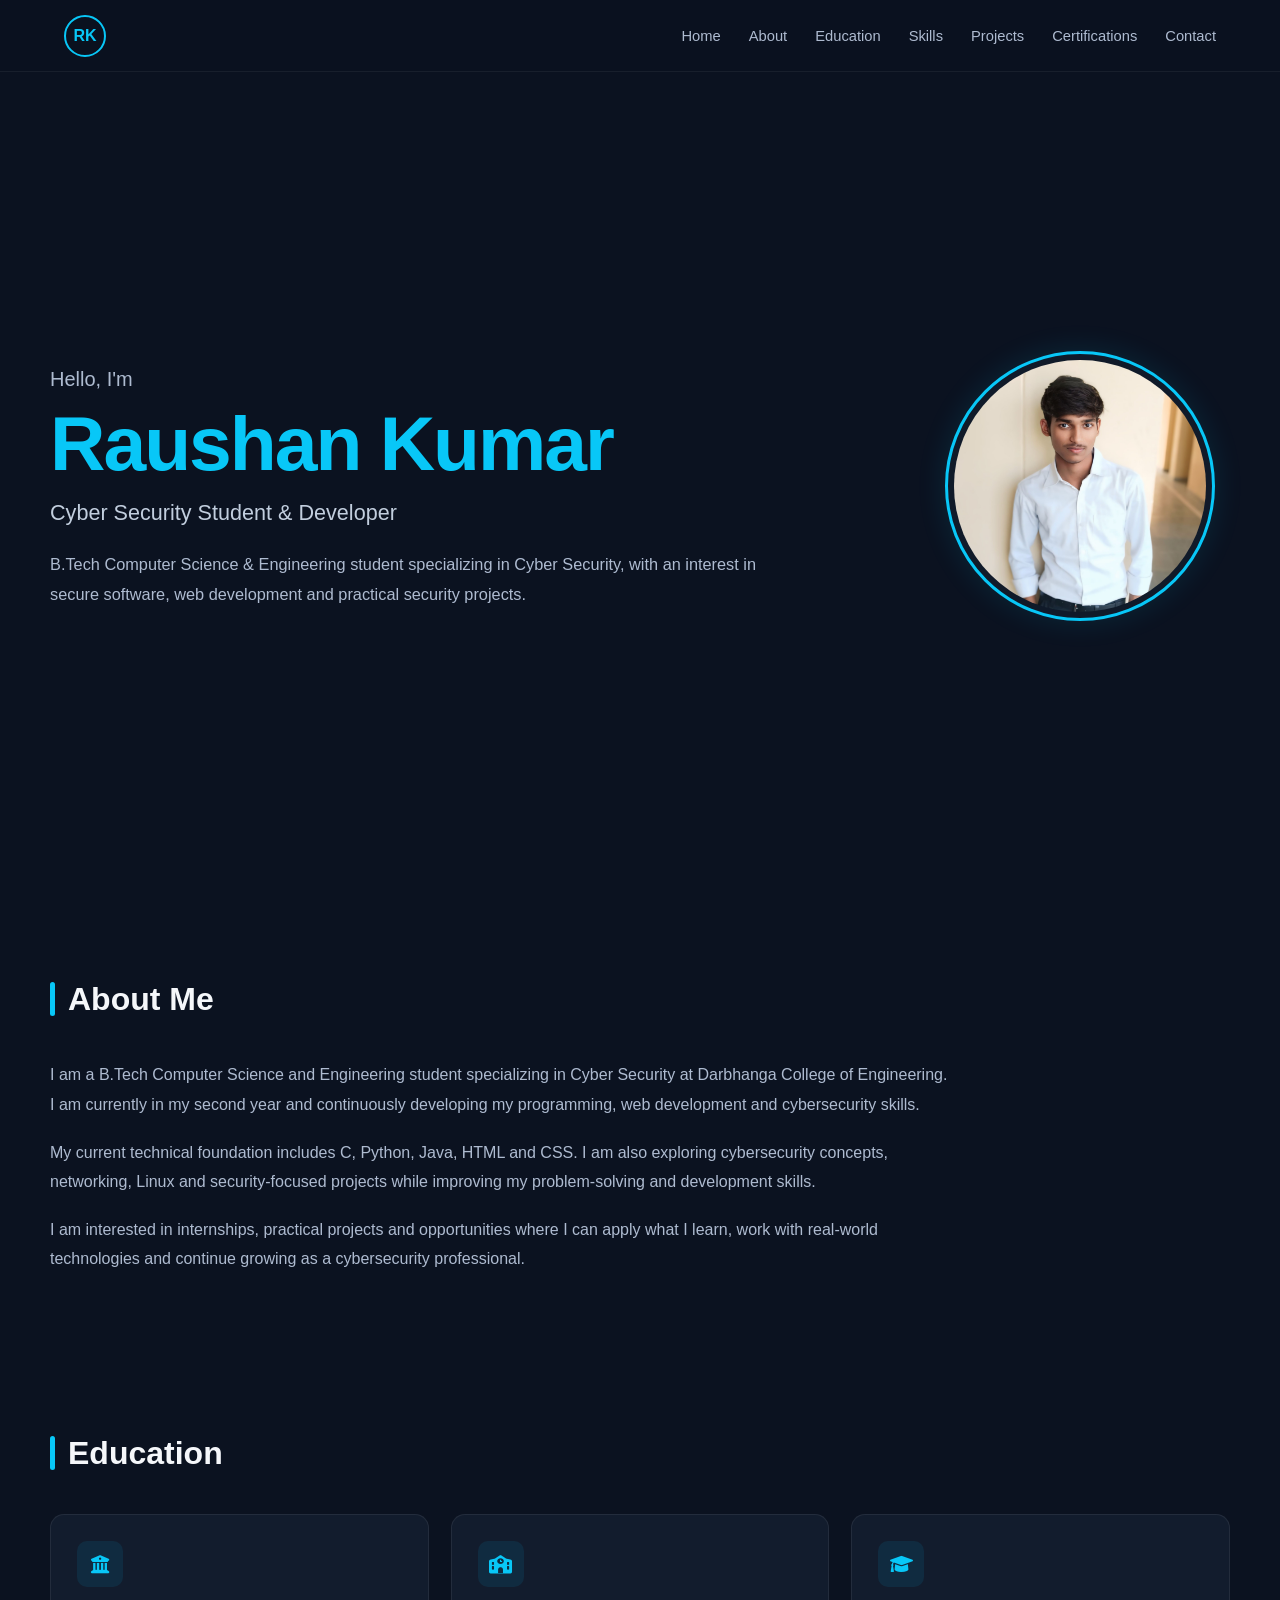
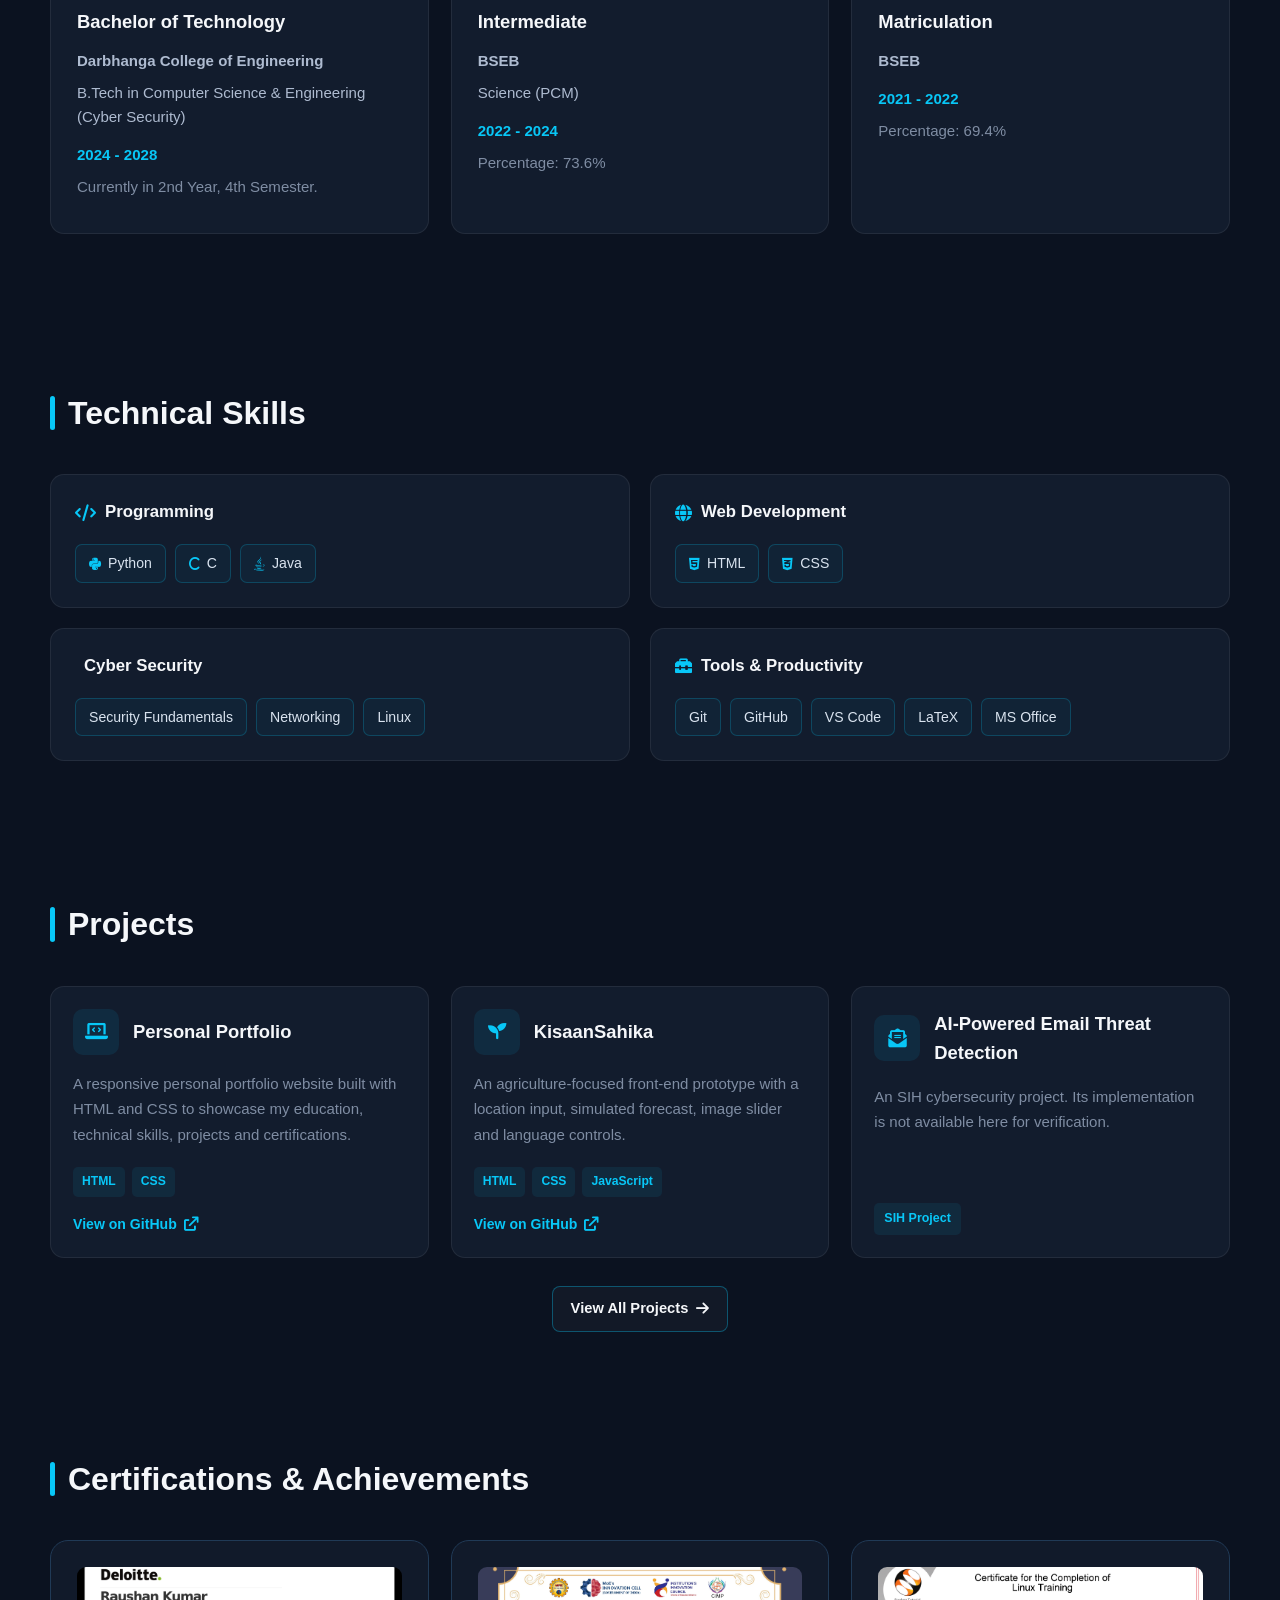
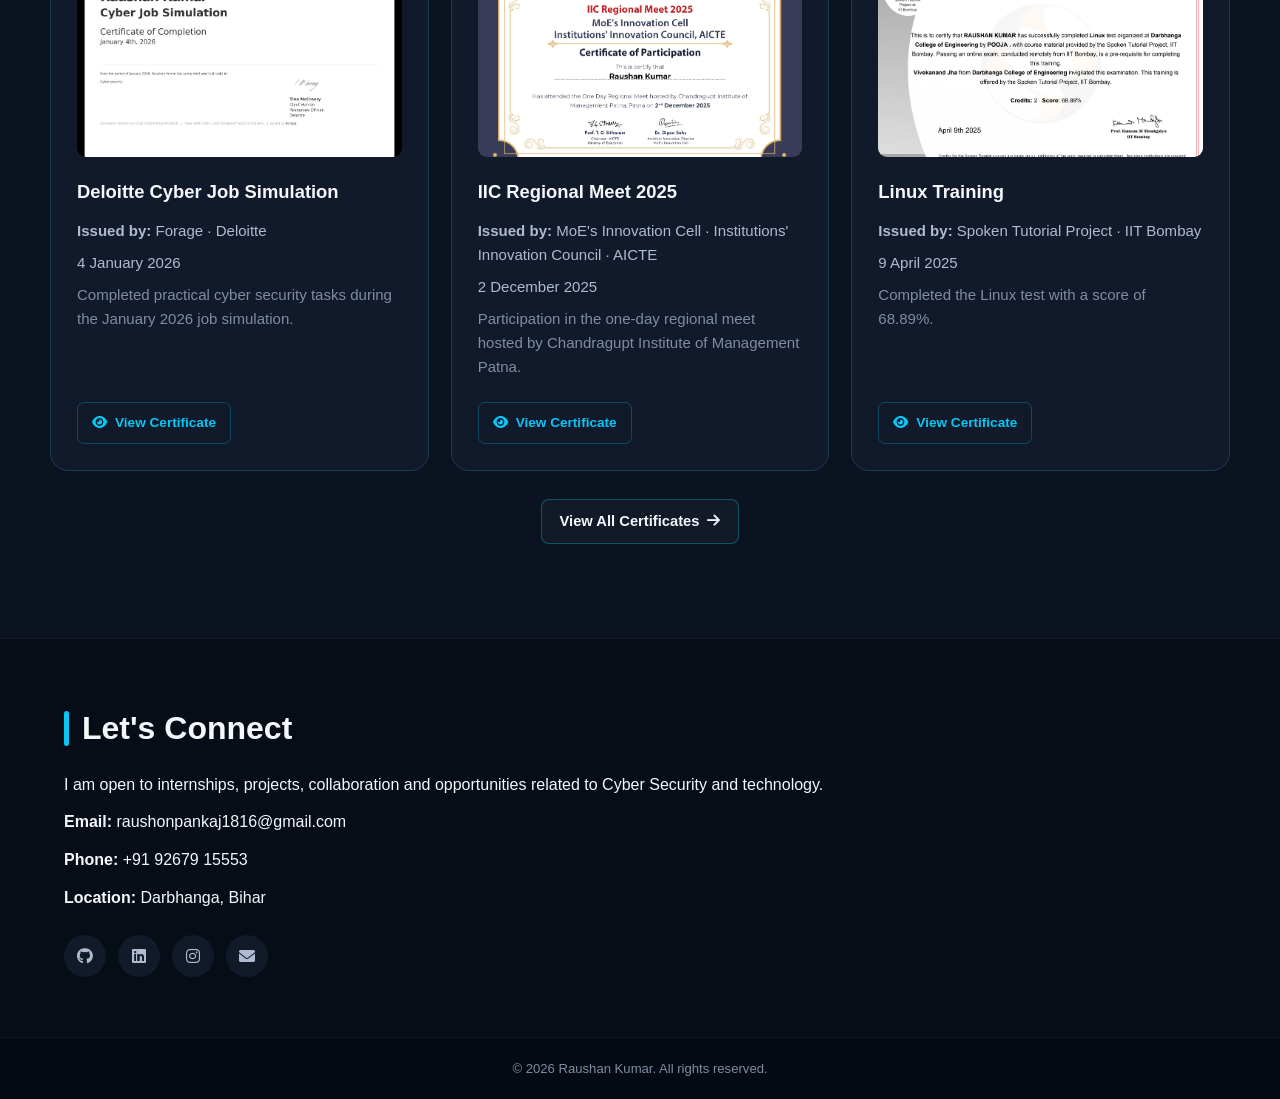
<file: index.html>
<!DOCTYPE html>
<html lang="en">

<head>
    <meta charset="UTF-8">
    <meta name="viewport" content="width=device-width, initial-scale=1.0">

    <meta name="description"
        content="Raushan Kumar - Cyber Security student portfolio showcasing projects, skills, education, certifications and technical work.">

    <meta name="author" content="Raushan Kumar">

    <title>Raushan Kumar | Cyber Security Student</title>

    <!-- Font Awesome -->
    <link rel="stylesheet"
        href="https://cdnjs.cloudflare.com/ajax/libs/font-awesome/6.0.0/css/all.min.css">

    <!-- Main Stylesheet -->
    <link rel="stylesheet" href="style.css">
</head>

<body>

    <!-- ==================== HEADER ==================== -->

    <header>

        <div class="logo-circle">RK</div>

        <nav aria-label="Main Navigation">
            <ul>
                <li><a href="#home">Home</a></li>
                <li><a href="#about">About</a></li>
                <li><a href="#education">Education</a></li>
                <li><a href="#skills">Skills</a></li>
                <li><a href="#projects">Projects</a></li>
                <li><a href="#certifications">Certifications</a></li>
                <li><a href="#contact">Contact</a></li>
            </ul>
        </nav>

    </header>


    <main>

        <!-- ==================== HERO ==================== -->

        <section id="home" class="hero">

            <div class="hero-text">

                <p class="hero-intro">Hello, I'm</p>

                <h1>Raushan Kumar</h1>

                <p class="hero-role">
                    Cyber Security Student &amp; Developer
                </p>

                <p class="hero-description">
                    B.Tech Computer Science &amp; Engineering student specializing
                    in Cyber Security, with an interest in secure software,
                    web development and practical security projects.
                </p>

            </div>

            <div class="profile-circle">

                <img src="images/profile2.jpg" alt="Raushan Kumar" >

            </div>

        </section>


        <!-- ==================== ABOUT ==================== -->

        <section id="about">

            <h2>About Me</h2>

            <div class="about-text">

                <p>
                    I am a B.Tech Computer Science and Engineering student
                    specializing in Cyber Security at Darbhanga College of
                    Engineering. I am currently in my second year and
                    continuously developing my programming, web development
                    and cybersecurity skills.
                </p>

                <p>
                    My current technical foundation includes C, Python, Java,
                    HTML and CSS. I am also exploring cybersecurity concepts,
                    networking, Linux and security-focused projects while
                    improving my problem-solving and development skills.
                </p>

                <p>
                    I am interested in internships, practical projects and
                    opportunities where I can apply what I learn, work with
                    real-world technologies and continue growing as a
                    cybersecurity professional.
                </p>

            </div>

        </section>


        <!-- ==================== EDUCATION ==================== -->

        <section id="education">

            <h2>Education</h2>

            <div class="education-grid">

                <article class="edu-card">

                    <div class="edu-icon">
                        <i class="fas fa-university"></i>
                    </div>

                    <h3>Bachelor of Technology</h3>

                    <p>
                        <strong>Darbhanga College of Engineering</strong>
                    </p>

                    <p>
                        B.Tech in Computer Science &amp; Engineering
                        (Cyber Security)
                    </p>

                    <p class="date">
                        2024 - 2028
                    </p>

                    <p class="desc">
                        Currently in 2nd Year, 4th Semester.
                    </p>

                </article>


                <article class="edu-card">

                    <div class="edu-icon">
                        <i class="fas fa-school"></i>
                    </div>

                    <h3>Intermediate</h3>

                    <p>
                        <strong>BSEB</strong>
                    </p>

                    <p>
                        Science (PCM)
                    </p>

                    <p class="date">
                        2022 - 2024
                    </p>

                    <p class="desc">
                        Percentage: 73.6%
                    </p>

                </article>


                <article class="edu-card">

                    <div class="edu-icon">
                        <i class="fas fa-graduation-cap"></i>
                    </div>

                    <h3>Matriculation</h3>

                    <p>
                        <strong>BSEB</strong>
                    </p>

                    <p class="date">
                        2021 - 2022
                    </p>

                    <p class="desc">
                        Percentage: 69.4%
                    </p>

                </article>

            </div>

        </section>


        <!-- ==================== SKILLS ==================== -->

        <section id="skills">

            <h2>Technical Skills</h2>

            <div class="skills-grid">

                <!-- Programming -->

                <div class="skill-group">

                    <h3>
                        <i class="fas fa-code"></i>
                        Programming
                    </h3>

                    <div class="skill-list">

                        <span class="skill-tag">
                            <i class="fab fa-python"></i>
                            Python
                        </span>

                        <span class="skill-tag">
                            <i class="fas fa-c"></i>
                            C
                        </span>

                        <span class="skill-tag">
                            <i class="fab fa-java"></i>
                            Java
                        </span>

                    </div>

                </div>


                <!-- Web Development -->

                <div class="skill-group">

                    <h3>
                        <i class="fas fa-globe"></i>
                        Web Development
                    </h3>

                    <div class="skill-list">

                        <span class="skill-tag">
                            <i class="fab fa-html5"></i>
                            HTML
                        </span>

                        <span class="skill-tag">
                            <i class="fab fa-css3-alt"></i>
                            CSS
                        </span>

                    </div>

                </div>


                <!-- Cyber Security -->

                <div class="skill-group">

                    <h3>
                        <i class="fas fa-shield-halved"></i>
                        Cyber Security
                    </h3>

                    <div class="skill-list">

                        <span class="skill-tag">
                            Security Fundamentals
                        </span>

                        <span class="skill-tag">
                            Networking
                        </span>

                        <span class="skill-tag">
                            Linux
                        </span>

                    </div>

                </div>


                <!-- Tools -->

                <div class="skill-group">

                    <h3>
                        <i class="fas fa-toolbox"></i>
                        Tools &amp; Productivity
                    </h3>

                    <div class="skill-list">

                        <span class="skill-tag">
                            Git
                        </span>

                        <span class="skill-tag">
                            GitHub
                        </span>

                        <span class="skill-tag">
                            VS Code
                        </span>

                        <span class="skill-tag">
                            LaTeX
                        </span>

                        <span class="skill-tag">
                            MS Office
                        </span>

                    </div>

                </div>

            </div>

        </section>


        <!-- ==================== PROJECTS ==================== -->

        <section id="projects">

            <h2>Projects</h2>

            <div class="education-grid">


                <!-- Portfolio -->

                <article class="edu-card project-card">

                    <div class="project-heading">
                        <div class="edu-icon">
                            <i class="fas fa-laptop-code"></i>
                        </div>
                        <h3>Personal Portfolio</h3>
                    </div>

                    <p class="desc">
                        A responsive personal portfolio website built with
                        HTML and CSS to showcase my education, technical
                        skills, projects and certifications.
                    </p>

                    <div class="project-tech">
                        <span>HTML</span>
                        <span>CSS</span>
                    </div>

                    <a href="https://github.com/raushonpankaj1816/Portfolio"
                        target="_blank"
                        rel="noopener noreferrer"
                        class="project-link">

                        View on GitHub
                        <i class="fas fa-arrow-up-right-from-square"></i>

                    </a>

                </article>


                <!-- KisaanSahika -->

                <article class="edu-card project-card">

                    <div class="project-heading">
                        <div class="edu-icon">
                            <i class="fas fa-seedling"></i>
                        </div>
                        <h3>KisaanSahika</h3>
                    </div>

                    <p class="desc">
                        An agriculture-focused front-end prototype with a
                        location input, simulated forecast, image slider and
                        language controls.
                    </p>

                    <div class="project-tech">
                        <span>HTML</span>
                        <span>CSS</span>
                        <span>JavaScript</span>
                    </div>

                    <a href="https://github.com/raushonpankaj1816/kisaansahika"
                        target="_blank"
                        rel="noopener noreferrer"
                        class="project-link">

                        View on GitHub
                        <i class="fas fa-arrow-up-right-from-square"></i>

                    </a>

                </article>


                <!-- Email Threat Detection -->

                <article class="edu-card project-card">

                    <div class="project-heading">
                        <div class="edu-icon">
                            <i class="fas fa-envelope-open-text"></i>
                        </div>
                        <h3>AI-Powered Email Threat Detection</h3>
                    </div>

                    <p class="desc">
                        An SIH cybersecurity project. Its implementation is
                        not available here for verification.
                    </p>

                    <!-- Add GitHub project link when the final repository is ready -->

                    <span class="project-status">
                        SIH Project
                    </span>

                </article>

            </div>

            <div class="project-more">
                <a href="projects.html" class="secondary-btn">
                    View All Projects
                    <i class="fas fa-arrow-right" aria-hidden="true"></i>
                </a>
            </div>

        </section>


        <!-- ==================== CERTIFICATIONS ==================== -->

        <section id="certifications">

            <h2>Certifications &amp; Achievements</h2>

            <div class="education-grid">


                <!-- Deloitte -->

                <article class="edu-card certificate-card">

                    <div class="cert-img-container">

                        <img src="images/Certificates/Deloitte Certificate.jpg"
                            alt="Deloitte Cyber Job Simulation Certificate">

                    </div>

                    <h3>
                        Deloitte Cyber Job Simulation
                    </h3>

                    <p>
                        <strong>Issued by:</strong>
                        Forage · Deloitte
                    </p>

                    <p>
                        4 January 2026
                    </p>

                    <p class="desc">
                        Completed practical cyber security tasks during the
                        January 2026 job simulation.
                    </p>

                    <a href="images/Certificates/Deloitte Certificate.jpg"
                        target="_blank"
                        rel="noopener noreferrer"
                        class="view-btn">

                        <i class="fas fa-eye"></i>
                        View Certificate

                    </a>

                </article>


                <!-- IIC -->

                <article class="edu-card certificate-card">

                    <div class="cert-img-container">

                        <img src="images/Certificates/IIC-regional-meet.jpg"
                            alt="IIC Regional Meet 2025 Certificate">

                    </div>

                    <h3>
                        IIC Regional Meet 2025
                    </h3>

                    <p>
                        <strong>Issued by:</strong>
                        MoE's Innovation Cell · Institutions' Innovation Council · AICTE
                    </p>

                    <p>
                        2 December 2025
                    </p>

                    <p class="desc">
                        Participation in the one-day regional meet hosted by
                        Chandragupt Institute of Management Patna.
                    </p>

                    <a href="images/Certificates/IIC-regional-meet.jpg"
                        target="_blank"
                        rel="noopener noreferrer"
                        class="view-btn">

                        <i class="fas fa-eye"></i>
                        View Certificate

                    </a>

                </article>


                <!-- Linux -->

                <article class="edu-card certificate-card">

                    <div class="cert-img-container">

                        <img src="images/Certificates/LINUX TRAINING_page.jpg"
                            alt="Linux Training Certificate">

                    </div>

                    <h3>
                        Linux Training
                    </h3>

                    <p>
                        <strong>Issued by:</strong>
                        Spoken Tutorial Project · IIT Bombay
                    </p>

                    <p>
                        9 April 2025
                    </p>

                    <p class="desc">
                        Completed the Linux test with a score of 68.89%.
                    </p>

                    <a href="images/Certificates/LINUX TRAINING_page.jpg"
                        target="_blank"
                        rel="noopener noreferrer"
                        class="view-btn">

                        <i class="fas fa-eye"></i>
                        View Certificate

                    </a>

                </article>

            </div>

            <div class="certificate-more">
                <a href="certifications.html" class="secondary-btn">
                    View All Certificates
                    <i class="fas fa-arrow-right" aria-hidden="true"></i>
                </a>
            </div>

        </section>

    </main>


    <!-- ==================== CONTACT ==================== -->

    <footer id="contact">

        <div class="contact-info">

            <h2>Let's Connect</h2>

            <div class="contact-items">

                <p>
                    I am open to internships, projects, collaboration and
                    opportunities related to Cyber Security and technology.
                </p>

                <p>
                    <strong>Email:</strong>
                    <a href="mailto:raushonpankaj1816@gmail.com">
                        raushonpankaj1816@gmail.com
                    </a>
                </p>

                <p>
                    <strong>Phone:</strong>
                    <a href="tel:+919267915553">
                        +91 92679 15553
                    </a>
                </p>

                <p>
                    <strong>Location:</strong>
                    Darbhanga, Bihar
                </p>

            </div>


            <div class="social-icons">

                <a href="https://github.com/raushonpankaj1816"
                    target="_blank"
                    rel="noopener noreferrer"
                    aria-label="GitHub">

                    <i class="fab fa-github"></i>

                </a>

                <a href="https://www.linkedin.com/in/raushonpankaj1816/"
                    target="_blank"
                    rel="noopener noreferrer"
                    aria-label="LinkedIn">

                    <i class="fab fa-linkedin"></i>

                </a>

                <a href="https://www.instagram.com/raushonpankaj_1816"
                    target="_blank"
                    rel="noopener noreferrer"
                    aria-label="Instagram">

                    <i class="fab fa-instagram"></i>

                </a>

                <a href="mailto:raushonpankaj1816@gmail.com"
                    aria-label="Email">

                    <i class="fas fa-envelope"></i>

                </a>

            </div>

        </div>

    </footer>


    <!-- ==================== COPYRIGHT ==================== -->

    <div class="copyright">

        <p>
            &copy; 2026 Raushan Kumar. All rights reserved.
        </p>

    </div>

</body>

</html>
</file>
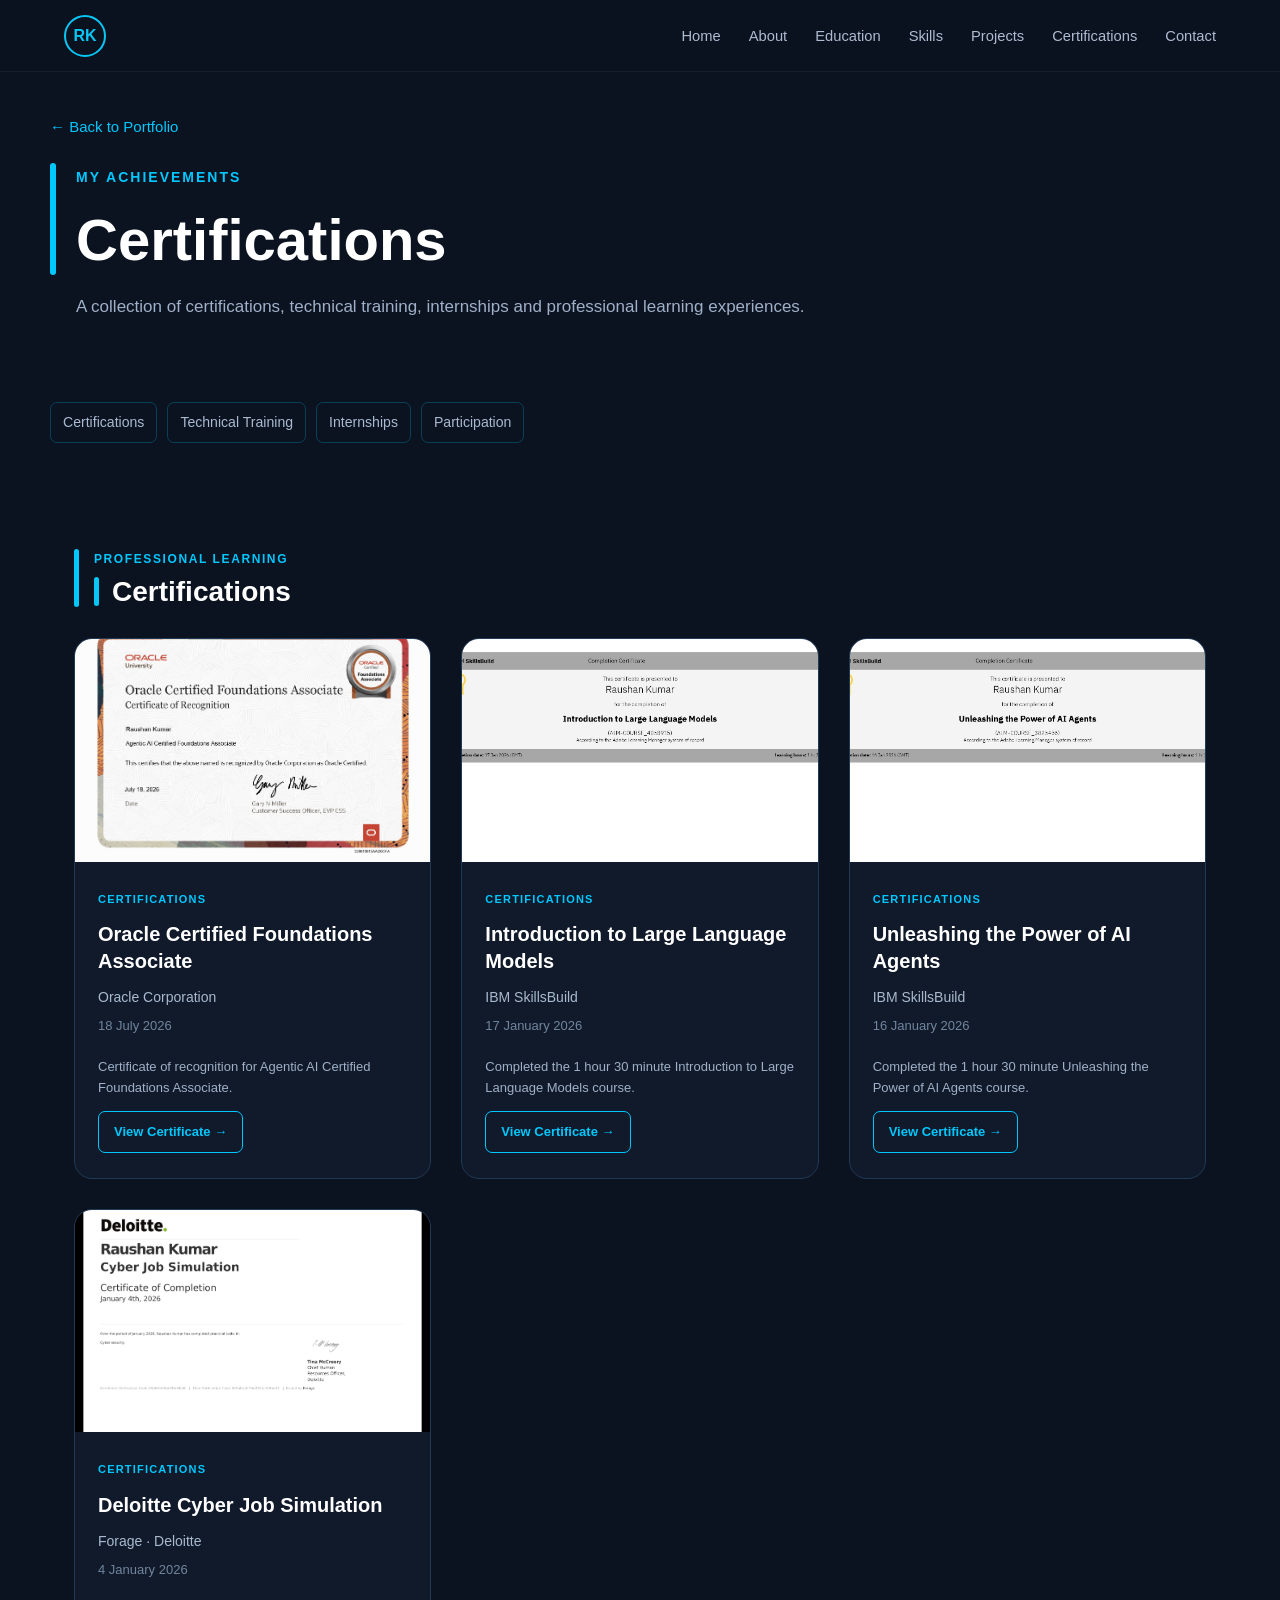
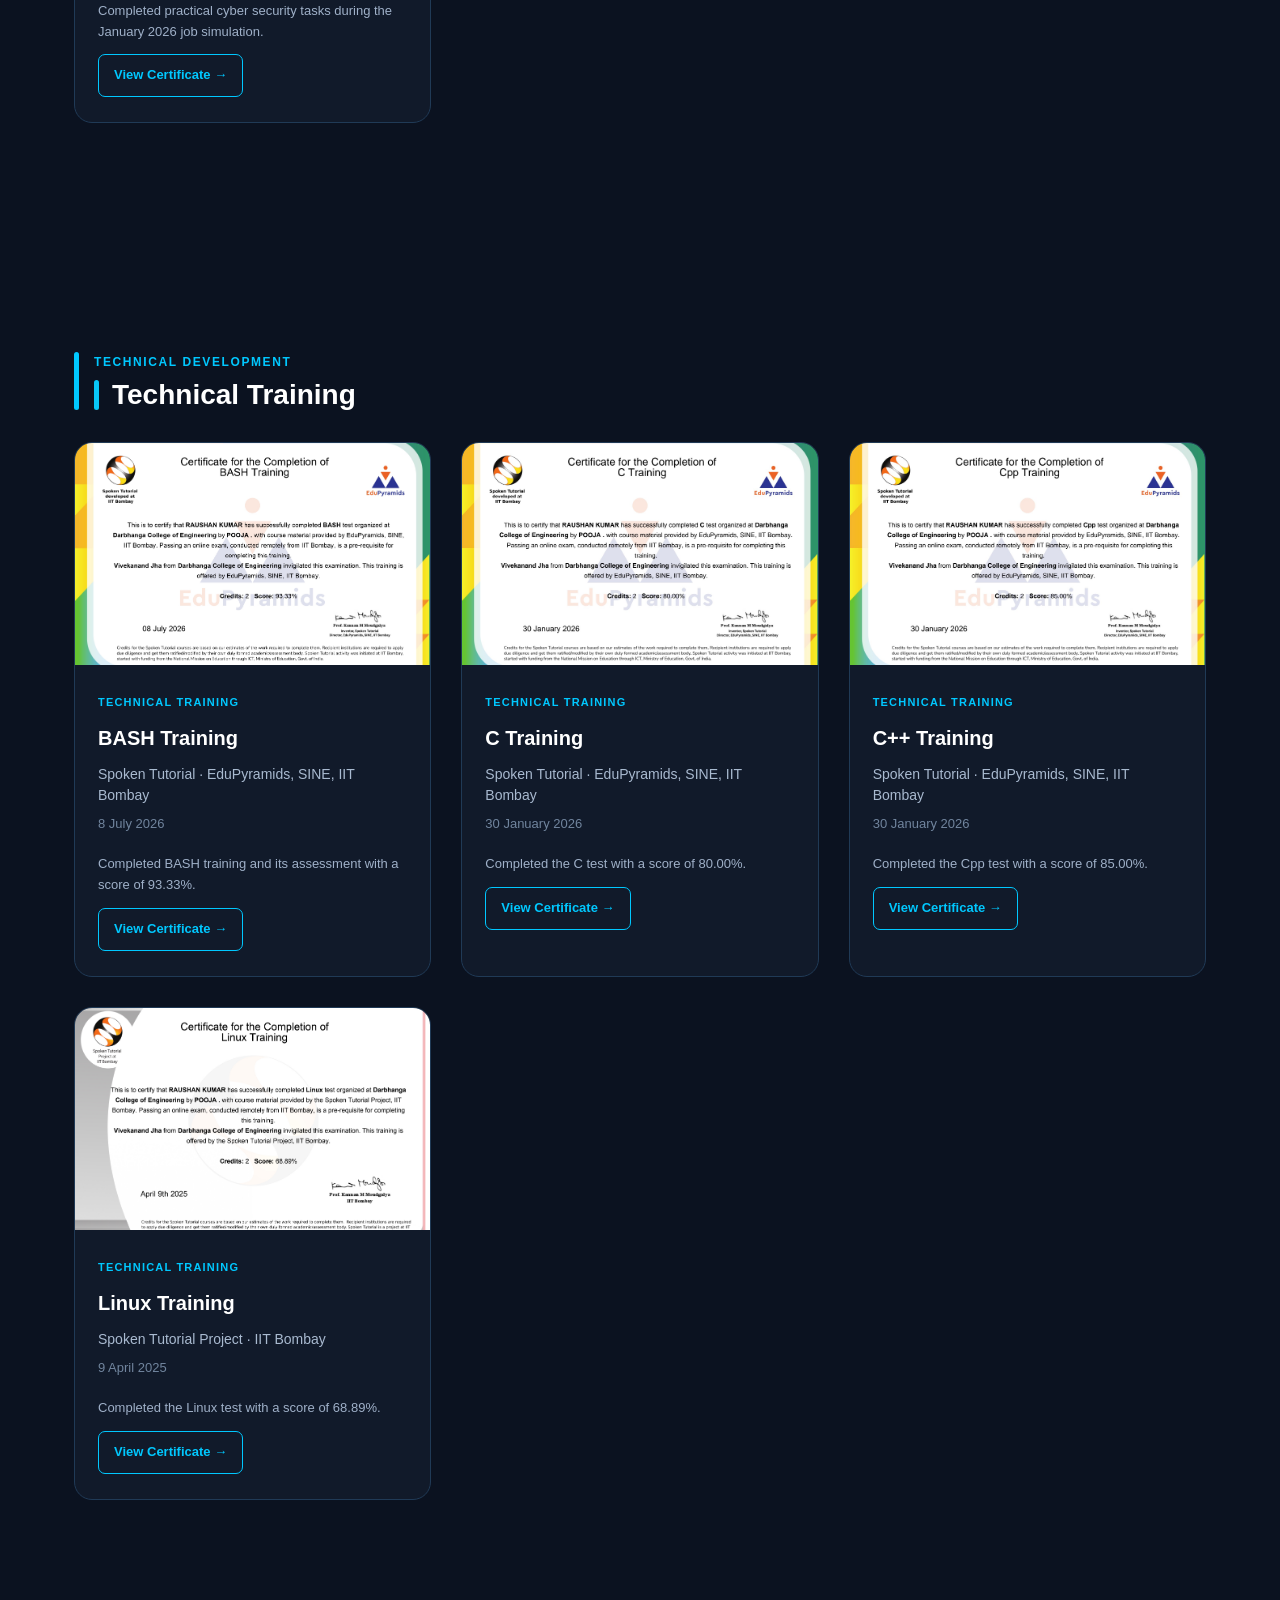
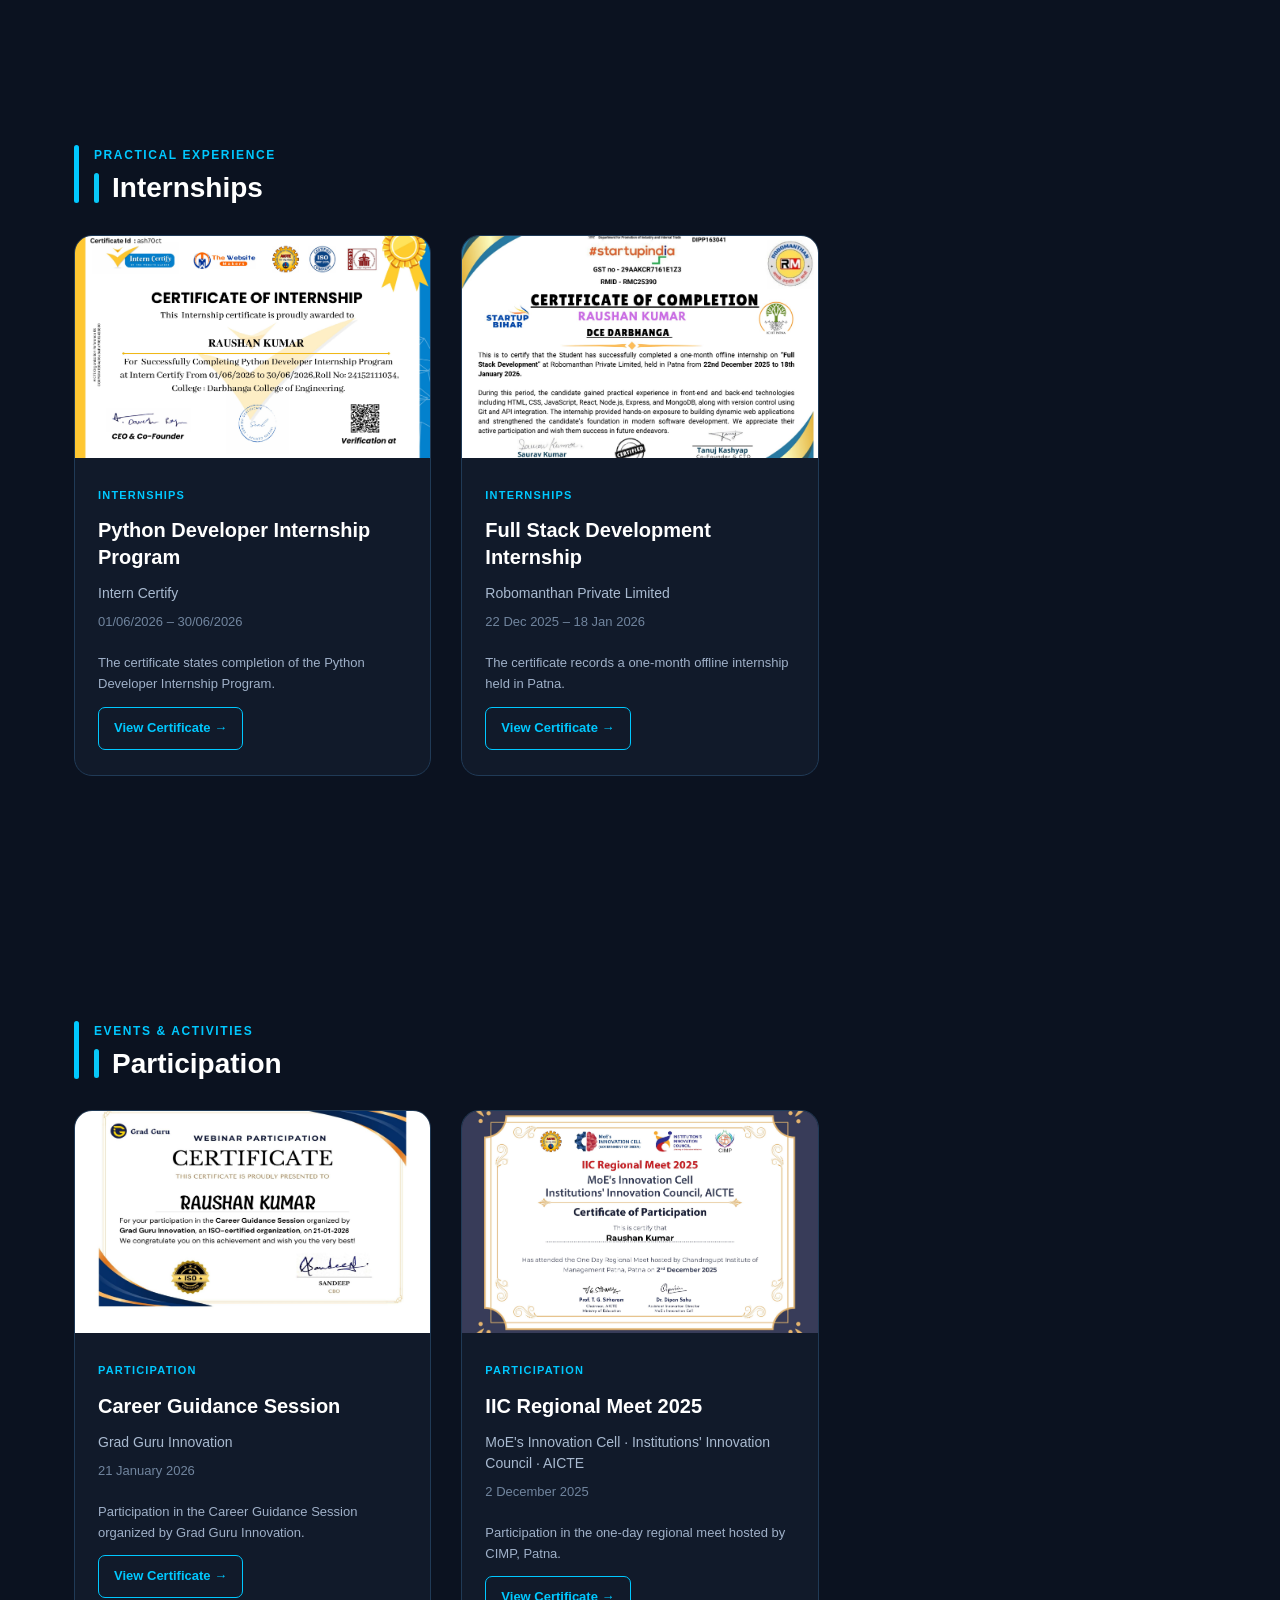
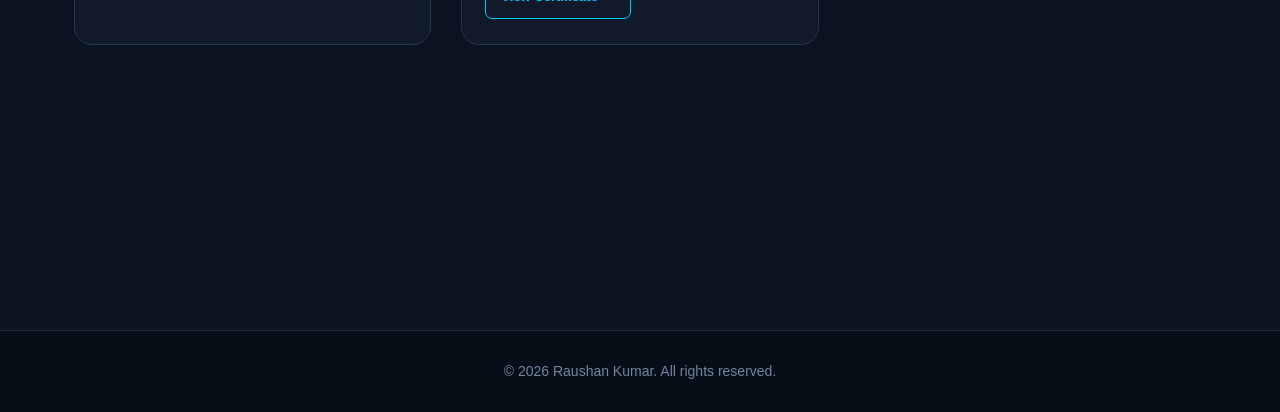
<file: certifications.html>
<!DOCTYPE html>
<html lang="en">

<head>
    <meta charset="UTF-8">
    <meta name="viewport" content="width=device-width, initial-scale=1.0">

    <meta name="description"
        content="Certifications, technical training, internships and professional learning achievements of Raushan Kumar.">

    <meta name="author" content="Raushan Kumar">

    <title>Certifications | Raushan Kumar</title>

    <link rel="stylesheet" href="style.css">
</head>

<body class="certifications-page">

    <!-- ==================== SITE NAVIGATION ==================== -->

    <header>

        <a href="index.html#home" class="logo-circle" aria-label="Raushan Kumar home">RK</a>

        <nav aria-label="Main Navigation">
            <ul>
                <li><a href="index.html#home">Home</a></li>
                <li><a href="index.html#about">About</a></li>
                <li><a href="index.html#education">Education</a></li>
                <li><a href="index.html#skills">Skills</a></li>
                <li><a href="index.html#projects">Projects</a></li>
                <li><a href="index.html#certifications">Certifications</a></li>
                <li><a href="index.html#contact">Contact</a></li>
            </ul>
        </nav>

    </header>


    <!-- ==================== PAGE HEADING ==================== -->

    <div class="certifications-header">

        <div class="container">

            <a href="index.html#certifications" class="back-link">
                ← Back to Portfolio
            </a>

            <div class="page-heading">

                <div class="heading-line"></div>

                <div>
                    <p class="eyebrow">MY ACHIEVEMENTS</p>

                    <h1>Certifications</h1>

                    <p class="page-description">
                        A collection of certifications, technical training,
                        internships and professional learning experiences.
                    </p>
                </div>

            </div>

        </div>

    </div>


    <!-- ==================== MAIN CONTENT ==================== -->

    <main class="certifications-main">

        <div class="container">


            <nav class="category-navigation" aria-label="Certificate categories">
                <a href="#certifications">Certifications</a>
                <a href="#technical-training">Technical Training</a>
                <a href="#internships">Internships</a>
                <a href="#participation">Participation</a>
            </nav>


            <!-- ==================== PROFESSIONAL CERTIFICATIONS ==================== -->

            <section id="certifications" class="certificate-category">

                <div class="category-heading">

                    <div class="category-line"></div>

                    <div>
                        <p>PROFESSIONAL LEARNING</p>
                        <h2>Certifications</h2>
                    </div>

                </div>


                <div class="certifications-grid">


                    <!-- Oracle -->

                    <article class="certificate-card">

                        <a href="images/Certificates/Oracle_page-0001.jpg"
                            target="_blank"
                            rel="noopener noreferrer"
                            class="certificate-image-link">

                            <img src="images/Certificates/Oracle_page-0001.jpg"
                                alt="Oracle certification certificate"
                                loading="lazy">

                        </a>

                        <div class="certificate-content">

                            <span class="certificate-type">
                                Certifications
                            </span>

                            <h3>Oracle Certified Foundations Associate</h3>

                            <p class="certificate-issuer">
                                Oracle Corporation
                            </p>

                            <p class="certificate-date">
                                18 July 2026
                            </p>

                            <p class="certificate-description">
                                Certificate of recognition for Agentic AI Certified Foundations Associate.
                            </p>

                            <a href="images/Certificates/Oracle_page-0001.jpg"
                                target="_blank"
                                rel="noopener noreferrer"
                                class="certificate-button">
                                View Certificate →
                            </a>

                        </div>

                    </article>


                    <!-- Introduction to LLM -->

                    <article class="certificate-card">

                        <a href="images/Certificates/Completion Certificate _ Introduction to Large Language Models_page-0001.jpg"
                            target="_blank"
                            rel="noopener noreferrer"
                            class="certificate-image-link">

                            <img src="images/Certificates/Completion Certificate _ Introduction to Large Language Models_page-0001.jpg"
                                alt="Introduction to Large Language Models certificate"
                                loading="lazy">

                        </a>

                        <div class="certificate-content">

                            <span class="certificate-type">
                                Certifications
                            </span>

                            <h3>Introduction to Large Language Models</h3>

                            <p class="certificate-issuer">
                                IBM SkillsBuild
                            </p>

                            <p class="certificate-date">
                                17 January 2026
                            </p>

                            <p class="certificate-description">
                                Completed the 1 hour 30 minute Introduction to Large Language Models course.
                            </p>

                            <a href="images/Certificates/Completion Certificate _ Introduction to Large Language Models_page-0001.jpg"
                                target="_blank"
                                rel="noopener noreferrer"
                                class="certificate-button">
                                View Certificate →
                            </a>

                        </div>

                    </article>


                    <!-- AI Agents -->

                    <article class="certificate-card">

                        <a href="images/Certificates/Completion Certificate _ Unleashing the Power of AI Agents_page-0001.jpg"
                            target="_blank"
                            rel="noopener noreferrer"
                            class="certificate-image-link">

                            <img src="images/Certificates/Completion Certificate _ Unleashing the Power of AI Agents_page-0001.jpg"
                                alt="Unleashing the Power of AI Agents certificate"
                                loading="lazy">

                        </a>

                        <div class="certificate-content">

                            <span class="certificate-type">
                                Certifications
                            </span>

                            <h3>Unleashing the Power of AI Agents</h3>

                            <p class="certificate-issuer">
                                IBM SkillsBuild
                            </p>

                            <p class="certificate-date">
                                16 January 2026
                            </p>

                            <p class="certificate-description">
                                Completed the 1 hour 30 minute Unleashing the Power of AI Agents course.
                            </p>

                            <a href="images/Certificates/Completion Certificate _ Unleashing the Power of AI Agents_page-0001.jpg"
                                target="_blank"
                                rel="noopener noreferrer"
                                class="certificate-button">
                                View Certificate →
                            </a>

                        </div>

                    </article>


                    <!-- Deloitte -->

                    <article class="certificate-card">

                        <a href="images/Certificates/Deloitte Certificate.jpg"
                            target="_blank"
                            rel="noopener noreferrer"
                            class="certificate-image-link">

                            <img src="images/Certificates/Deloitte Certificate.jpg"
                                alt="Deloitte cyber job simulation certificate"
                                loading="lazy">

                        </a>

                        <div class="certificate-content">

                            <span class="certificate-type">
                                Certifications
                            </span>

                            <h3>Deloitte Cyber Job Simulation</h3>

                            <p class="certificate-issuer">
                                Forage · Deloitte
                            </p>

                            <p class="certificate-date">
                                4 January 2026
                            </p>

                            <p class="certificate-description">
                                Completed practical cyber security tasks during the January 2026 job simulation.
                            </p>

                            <a href="images/Certificates/Deloitte Certificate.jpg"
                                target="_blank"
                                rel="noopener noreferrer"
                                class="certificate-button">
                                View Certificate →
                            </a>

                        </div>

                    </article>


                </div>

            </section>



            <!-- ==================== TECHNICAL TRAINING ==================== -->

            <section id="technical-training" class="certificate-category">

                <div class="category-heading">

                    <div class="category-line"></div>

                    <div>
                        <p>TECHNICAL DEVELOPMENT</p>
                        <h2>Technical Training</h2>
                    </div>

                </div>


                <div class="certifications-grid">


                    <!-- BASH -->

                    <article class="certificate-card">

                        <a href="images/Certificates/BASH-Participant-Certificate_page-0001.jpg"
                            target="_blank"
                            rel="noopener noreferrer"
                            class="certificate-image-link">

                            <img src="images/Certificates/BASH-Participant-Certificate_page-0001.jpg"
                                alt="BASH training certificate"
                                loading="lazy">

                        </a>

                        <div class="certificate-content">

                            <span class="certificate-type">
                                Technical Training
                            </span>

                            <h3>BASH Training</h3>

                            <p class="certificate-issuer">
                                Spoken Tutorial · EduPyramids, SINE, IIT Bombay
                            </p>

                            <p class="certificate-date">
                                8 July 2026
                            </p>

                            <p class="certificate-description">
                                Completed BASH training and its assessment with a score of 93.33%.
                            </p>

                            <a href="images/Certificates/BASH-Participant-Certificate_page-0001.jpg"
                                target="_blank"
                                rel="noopener noreferrer"
                                class="certificate-button">
                                View Certificate →
                            </a>

                        </div>

                    </article>


                    <!-- C -->

                    <article class="certificate-card">

                        <a href="images/Certificates/C-Participant-Certificate.jpg"
                            target="_blank"
                            rel="noopener noreferrer"
                            class="certificate-image-link">

                            <img src="images/Certificates/C-Participant-Certificate.jpg"
                                alt="C programming certificate"
                                loading="lazy">

                        </a>

                        <div class="certificate-content">

                            <span class="certificate-type">
                                Technical Training
                            </span>

                            <h3>C Training</h3>

                            <p class="certificate-issuer">
                                Spoken Tutorial · EduPyramids, SINE, IIT Bombay
                            </p>

                            <p class="certificate-date">
                                30 January 2026
                            </p>

                            <p class="certificate-description">
                                Completed the C test with a score of 80.00%.
                            </p>

                            <a href="images/Certificates/C-Participant-Certificate.jpg"
                                target="_blank"
                                rel="noopener noreferrer"
                                class="certificate-button">
                                View Certificate →
                            </a>

                        </div>

                    </article>


                    <!-- C++ -->

                    <article class="certificate-card">

                        <a href="images/Certificates/Cpp-Participant-Certificate.jpg"
                            target="_blank"
                            rel="noopener noreferrer"
                            class="certificate-image-link">

                            <img src="images/Certificates/Cpp-Participant-Certificate.jpg"
                                alt="C++ programming certificate"
                                loading="lazy">

                        </a>

                        <div class="certificate-content">

                            <span class="certificate-type">
                                Technical Training
                            </span>

                            <h3>C++ Training</h3>

                            <p class="certificate-issuer">
                                Spoken Tutorial · EduPyramids, SINE, IIT Bombay
                            </p>

                            <p class="certificate-date">
                                30 January 2026
                            </p>

                            <p class="certificate-description">
                                Completed the Cpp test with a score of 85.00%.
                            </p>

                            <a href="images/Certificates/Cpp-Participant-Certificate.jpg"
                                target="_blank"
                                rel="noopener noreferrer"
                                class="certificate-button">
                                View Certificate →
                            </a>

                        </div>

                    </article>


                    <!-- Linux -->

                    <article class="certificate-card">

                        <a href="images/Certificates/LINUX TRAINING_page.jpg"
                            target="_blank"
                            rel="noopener noreferrer"
                            class="certificate-image-link">

                            <img src="images/Certificates/LINUX TRAINING_page.jpg"
                                alt="Linux training certificate"
                                loading="lazy">

                        </a>

                        <div class="certificate-content">

                            <span class="certificate-type">
                                Technical Training
                            </span>

                            <h3>Linux Training</h3>

                            <p class="certificate-issuer">
                                Spoken Tutorial Project · IIT Bombay
                            </p>

                            <p class="certificate-date">
                                9 April 2025
                            </p>

                            <p class="certificate-description">
                                Completed the Linux test with a score of 68.89%.
                            </p>

                            <a href="images/Certificates/LINUX TRAINING_page.jpg"
                                target="_blank"
                                rel="noopener noreferrer"
                                class="certificate-button">
                                View Certificate →
                            </a>

                        </div>

                    </article>


                </div>

            </section>



            <!-- ==================== INTERNSHIPS ==================== -->

            <section id="internships" class="certificate-category">

                <div class="category-heading">

                    <div class="category-line"></div>

                    <div>
                        <p>PRACTICAL EXPERIENCE</p>
                        <h2>Internships</h2>
                    </div>

                </div>


                <div class="certifications-grid">

                    <!-- Internship Certification -->

                    <article class="certificate-card">

                        <a href="images/Certificates/Intern Certify Certification _20260608_214054_0000.jpg"
                            target="_blank"
                            rel="noopener noreferrer"
                            class="certificate-image-link">

                            <img src="images/Certificates/Intern Certify Certification _20260608_214054_0000.jpg"
                                alt="Internship certification"
                                loading="lazy">

                        </a>

                        <div class="certificate-content">

                            <span class="certificate-type">
                                Internships
                            </span>

                            <h3>Python Developer Internship Program</h3>

                            <p class="certificate-issuer">
                                Intern Certify
                            </p>

                            <p class="certificate-date">
                                01/06/2026 – 30/06/2026
                            </p>

                            <p class="certificate-description">
                                The certificate states completion of the Python Developer Internship Program.
                            </p>

                            <a href="images/Certificates/Intern Certify Certification _20260608_214054_0000.jpg"
                                target="_blank"
                                rel="noopener noreferrer"
                                class="certificate-button">
                                View Certificate →
                            </a>

                        </div>

                    </article>


                    <!-- Robomanthan -->

                    <article class="certificate-card">

                        <a href="images/Certificates/Robomanthan Certificate_8.jpg"
                            target="_blank"
                            rel="noopener noreferrer"
                            class="certificate-image-link">

                            <img src="images/Certificates/Robomanthan Certificate_8.jpg"
                                alt="Robomanthan internship certificate"
                                loading="lazy">

                        </a>

                        <div class="certificate-content">

                            <span class="certificate-type">
                                Internships
                            </span>

                            <h3>Full Stack Development Internship</h3>

                            <p class="certificate-issuer">
                                Robomanthan Private Limited
                            </p>

                            <p class="certificate-date">
                                22 Dec 2025 – 18 Jan 2026
                            </p>

                            <p class="certificate-description">
                                The certificate records a one-month offline internship held in Patna.
                            </p>

                            <a href="images/Certificates/Robomanthan Certificate_8.jpg"
                                target="_blank"
                                rel="noopener noreferrer"
                                class="certificate-button">
                                View Certificate →
                            </a>

                        </div>

                    </article>


                </div>

            </section>



            <!-- ==================== PARTICIPATION & EVENTS ==================== -->

            <section id="participation" class="certificate-category">

                <div class="category-heading">

                    <div class="category-line"></div>

                    <div>
                        <p>EVENTS & ACTIVITIES</p>
                        <h2>Participation</h2>
                    </div>

                </div>


                <div class="certifications-grid">


                    <!-- Career Guidance -->

                    <article class="certificate-card">

                        <a href="images/Certificates/RAUSHAN_KUMAR_certificate.jpg"
                            target="_blank"
                            rel="noopener noreferrer"
                            class="certificate-image-link">

                            <img src="images/Certificates/RAUSHAN_KUMAR_certificate.jpg"
                                alt="Career Guidance Session certificate"
                                loading="lazy">

                        </a>

                        <div class="certificate-content">

                            <span class="certificate-type">
                                Participation
                            </span>

                            <h3>Career Guidance Session</h3>

                            <p class="certificate-issuer">
                                Grad Guru Innovation
                            </p>

                            <p class="certificate-date">
                                21 January 2026
                            </p>

                            <p class="certificate-description">
                                Participation in the Career Guidance Session organized by Grad Guru Innovation.
                            </p>

                            <a href="images/Certificates/RAUSHAN_KUMAR_certificate.jpg"
                                target="_blank"
                                rel="noopener noreferrer"
                                class="certificate-button">
                                View Certificate →
                            </a>

                        </div>

                    </article>


                    <!-- IIC Regional Meet -->

                    <article class="certificate-card">

                        <a href="images/Certificates/IIC-regional-meet.jpg"
                            target="_blank"
                            rel="noopener noreferrer"
                            class="certificate-image-link">

                            <img src="images/Certificates/IIC-regional-meet.jpg"
                                alt="IIC Regional Meet 2025 certificate"
                                loading="lazy">

                        </a>

                        <div class="certificate-content">

                            <span class="certificate-type">
                                Participation
                            </span>

                            <h3>IIC Regional Meet 2025</h3>

                            <p class="certificate-issuer">
                                MoE's Innovation Cell · Institutions' Innovation Council · AICTE
                            </p>

                            <p class="certificate-date">
                                2 December 2025
                            </p>

                            <p class="certificate-description">
                                Participation in the one-day regional meet hosted by CIMP, Patna.
                            </p>

                            <a href="images/Certificates/IIC-regional-meet.jpg"
                                target="_blank"
                                rel="noopener noreferrer"
                                class="certificate-button">
                                View Certificate →
                            </a>

                        </div>

                    </article>


                </div>

            </section>

        </div>

    </main>



    <!-- ==================== FOOTER ==================== -->

    <footer class="certifications-footer">

        <div class="container">

            <p>
                © 2026 Raushan Kumar. All rights reserved.
            </p>

        </div>

    </footer>


</body>

</html>
</file>
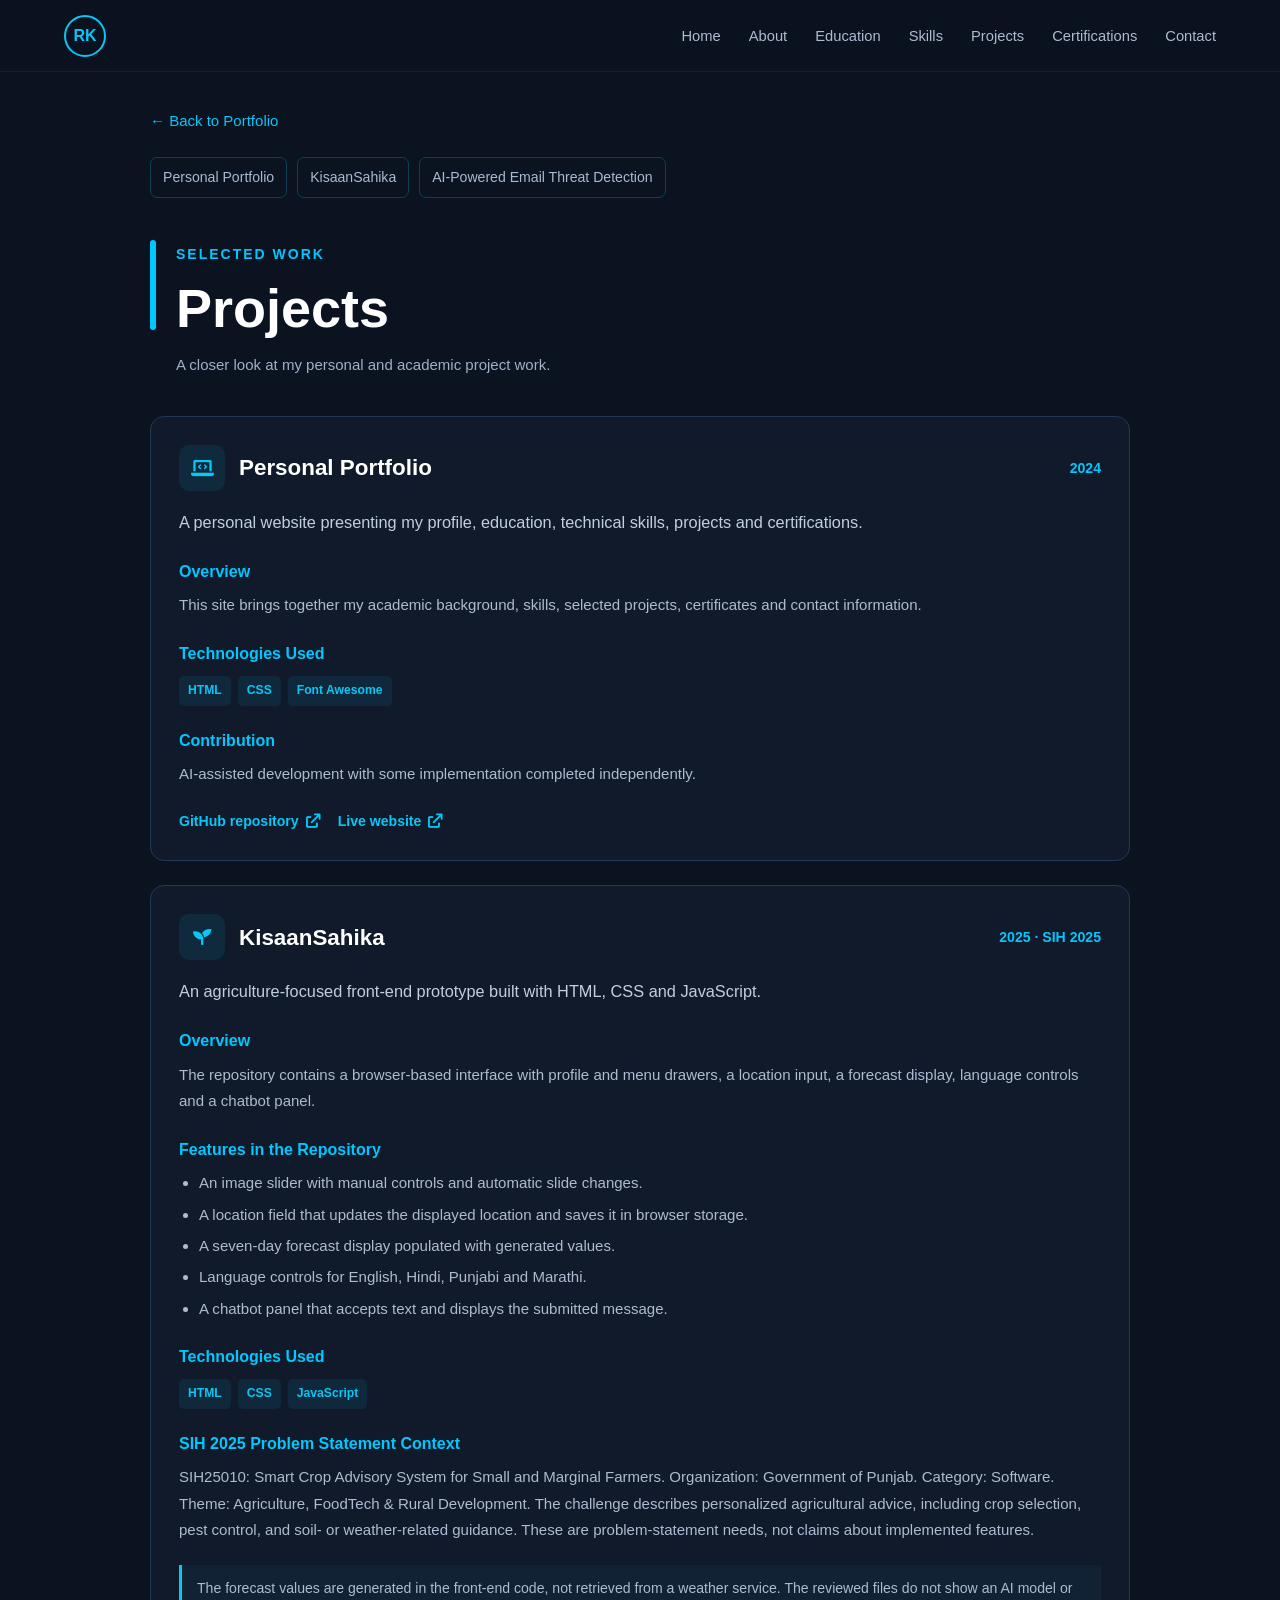
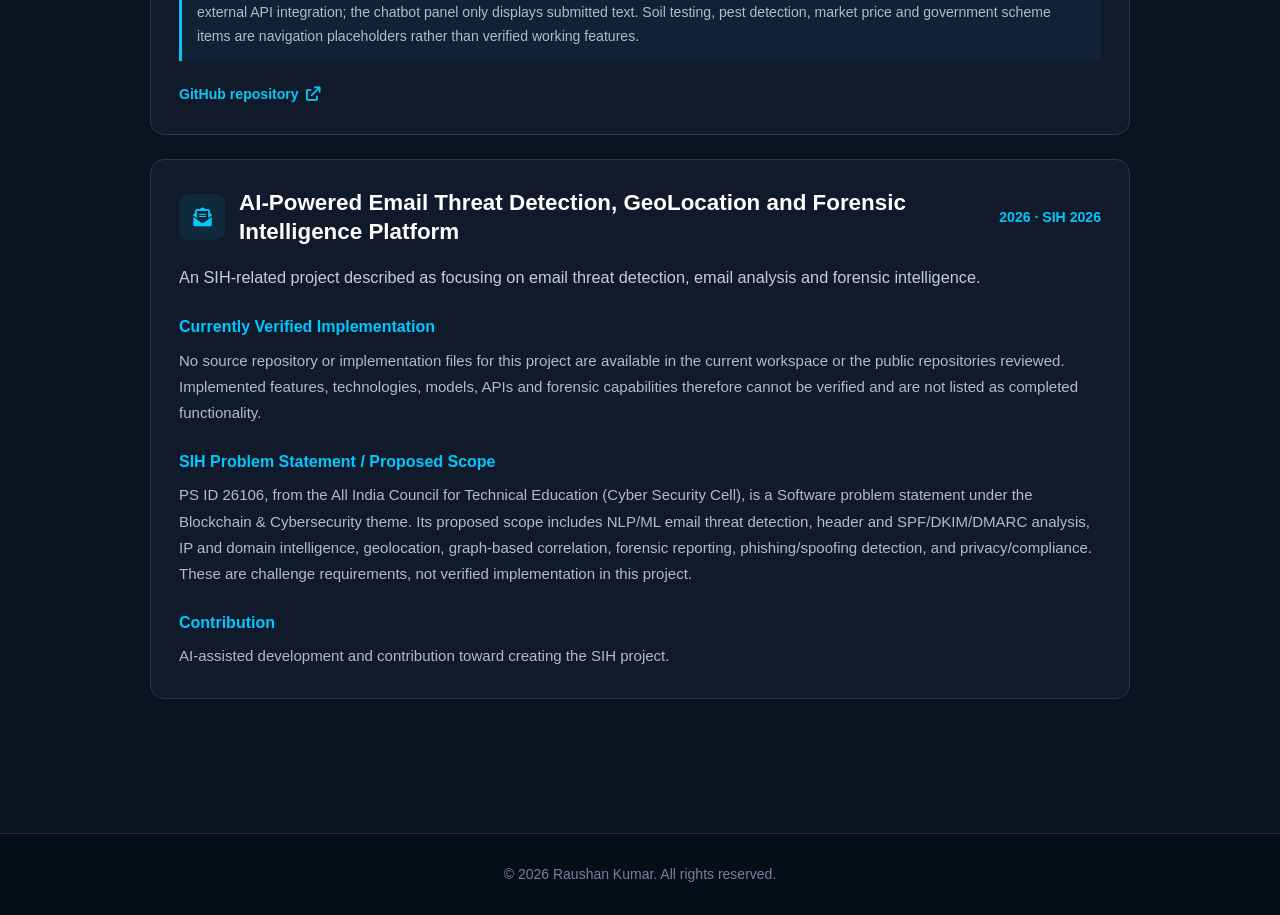
<file: projects.html>
<!DOCTYPE html>
<html lang="en">

<head>
    <meta charset="UTF-8">
    <meta name="viewport" content="width=device-width, initial-scale=1.0">

    <meta name="description"
        content="Projects by Raushan Kumar, including a personal portfolio, KisaanSahika, and an SIH email threat detection project.">

    <meta name="author" content="Raushan Kumar">

    <title>Projects | Raushan Kumar</title>

    <link rel="stylesheet"
        href="https://cdnjs.cloudflare.com/ajax/libs/font-awesome/6.0.0/css/all.min.css">
    <link rel="stylesheet" href="style.css">
</head>

<body class="projects-page">

    <!-- ==================== SITE NAVIGATION ==================== -->

    <header>

        <a href="index.html#home" class="logo-circle" aria-label="Raushan Kumar home">RK</a>

        <nav aria-label="Main Navigation">
            <ul>
                <li><a href="index.html#home">Home</a></li>
                <li><a href="index.html#about">About</a></li>
                <li><a href="index.html#education">Education</a></li>
                <li><a href="index.html#skills">Skills</a></li>
                <li><a href="index.html#projects">Projects</a></li>
                <li><a href="index.html#certifications">Certifications</a></li>
                <li><a href="index.html#contact">Contact</a></li>
            </ul>
        </nav>

    </header>


    <main class="projects-main">

        <div class="projects-container">

            <a href="index.html#projects" class="back-link">
                ← Back to Portfolio
            </a>

            <nav class="project-navigation" aria-label="Project navigation">
                <a href="#personal-portfolio">Personal Portfolio</a>
                <a href="#kisaansahika">KisaanSahika</a>
                <a href="#email-threat-detection">AI-Powered Email Threat Detection</a>
            </nav>

            <div class="projects-page-heading">
                <div class="heading-line"></div>
                <div>
                    <p class="eyebrow">SELECTED WORK</p>
                    <h1>Projects</h1>
                    <p class="page-description">
                        A closer look at my personal and academic project work.
                    </p>
                </div>
            </div>


            <!-- ==================== PERSONAL PORTFOLIO ==================== -->

            <article class="project-detail-card" id="personal-portfolio">

                <div class="project-detail-heading">
                    <div class="project-heading">
                        <div class="edu-icon">
                            <i class="fas fa-laptop-code" aria-hidden="true"></i>
                        </div>
                        <h2>Personal Portfolio</h2>
                    </div>
                    <p class="project-date">2024</p>
                </div>

                <p class="project-detail-summary">
                    A personal website presenting my profile, education, technical skills,
                    projects and certifications.
                </p>

                <div class="project-detail-section">
                    <h3>Overview</h3>
                    <p>
                        This site brings together my academic background, skills, selected
                        projects, certificates and contact information.
                    </p>
                </div>

                <div class="project-detail-section">
                    <h3>Technologies Used</h3>
                    <div class="project-tech">
                        <span>HTML</span>
                        <span>CSS</span>
                        <span>Font Awesome</span>
                    </div>
                </div>

                <div class="project-detail-section">
                    <h3>Contribution</h3>
                    <p>AI-assisted development with some implementation completed independently.</p>
                </div>

                <div class="project-detail-links">
                    <a href="https://github.com/raushonpankaj1816/Portfolio"
                        target="_blank" rel="noopener noreferrer" class="project-link">
                        GitHub repository <i class="fas fa-arrow-up-right-from-square" aria-hidden="true"></i>
                    </a>
                    <a href="https://raushonpankaj1816.github.io/Portfolio/"
                        target="_blank" rel="noopener noreferrer" class="project-link">
                        Live website <i class="fas fa-arrow-up-right-from-square" aria-hidden="true"></i>
                    </a>
                </div>

            </article>


            <!-- ==================== KISAANSAHIKA ==================== -->

            <article class="project-detail-card" id="kisaansahika">

                <div class="project-detail-heading">
                    <div class="project-heading">
                        <div class="edu-icon">
                            <i class="fas fa-seedling" aria-hidden="true"></i>
                        </div>
                        <h2>KisaanSahika</h2>
                    </div>
                    <p class="project-date">2025 · SIH 2025</p>
                </div>

                <p class="project-detail-summary">
                    An agriculture-focused front-end prototype built with HTML, CSS and JavaScript.
                </p>

                <div class="project-detail-section">
                    <h3>Overview</h3>
                    <p>
                        The repository contains a browser-based interface with profile and menu
                        drawers, a location input, a forecast display, language controls and a
                        chatbot panel.
                    </p>
                </div>

                <div class="project-detail-section">
                    <h3>Features in the Repository</h3>
                    <ul class="project-detail-list">
                        <li>An image slider with manual controls and automatic slide changes.</li>
                        <li>A location field that updates the displayed location and saves it in browser storage.</li>
                        <li>A seven-day forecast display populated with generated values.</li>
                        <li>Language controls for English, Hindi, Punjabi and Marathi.</li>
                        <li>A chatbot panel that accepts text and displays the submitted message.</li>
                    </ul>
                </div>

                <div class="project-detail-section">
                    <h3>Technologies Used</h3>
                    <div class="project-tech">
                        <span>HTML</span>
                        <span>CSS</span>
                        <span>JavaScript</span>
                    </div>
                </div>

                <div class="project-detail-section">
                    <h3>SIH 2025 Problem Statement Context</h3>
                    <p>
                        SIH25010: Smart Crop Advisory System for Small and Marginal Farmers.
                        Organization: Government of Punjab. Category: Software. Theme:
                        Agriculture, FoodTech &amp; Rural Development. The challenge describes
                        personalized agricultural advice, including crop selection, pest control,
                        and soil- or weather-related guidance. These are problem-statement needs,
                        not claims about implemented features.
                    </p>
                </div>

                <p class="project-detail-note">
                    The forecast values are generated in the front-end code, not retrieved from a
                    weather service. The reviewed files do not show an AI model or external API
                    integration; the chatbot panel only displays submitted text. Soil testing,
                    pest detection, market price and government scheme items are navigation
                    placeholders rather than verified working features.
                </p>

                <div class="project-detail-links">
                    <a href="https://github.com/raushonpankaj1816/kisaansahika"
                        target="_blank" rel="noopener noreferrer" class="project-link">
                        GitHub repository <i class="fas fa-arrow-up-right-from-square" aria-hidden="true"></i>
                    </a>
                </div>

            </article>


            <!-- ==================== EMAIL THREAT DETECTION ==================== -->

            <article class="project-detail-card" id="email-threat-detection">

                <div class="project-detail-heading">
                    <div class="project-heading">
                        <div class="edu-icon">
                            <i class="fas fa-envelope-open-text" aria-hidden="true"></i>
                        </div>
                        <h2>AI-Powered Email Threat Detection, GeoLocation and Forensic Intelligence Platform</h2>
                    </div>
                    <p class="project-date">2026 · SIH 2026</p>
                </div>

                <p class="project-detail-summary">
                    An SIH-related project described as focusing on email threat detection,
                    email analysis and forensic intelligence.
                </p>

                <div class="project-detail-section">
                    <h3>Currently Verified Implementation</h3>
                    <p>
                        No source repository or implementation files for this project are available
                        in the current workspace or the public repositories reviewed. Implemented
                        features, technologies, models, APIs and forensic capabilities therefore
                        cannot be verified and are not listed as completed functionality.
                    </p>
                </div>

                <div class="project-detail-section">
                    <h3>SIH Problem Statement / Proposed Scope</h3>
                    <p>
                        PS ID 26106, from the All India Council for Technical Education
                        (Cyber Security Cell), is a Software problem statement under the
                        Blockchain &amp; Cybersecurity theme. Its proposed scope includes NLP/ML
                        email threat detection, header and SPF/DKIM/DMARC analysis, IP and
                        domain intelligence, geolocation, graph-based correlation, forensic
                        reporting, phishing/spoofing detection, and privacy/compliance. These
                        are challenge requirements, not verified implementation in this project.
                    </p>
                </div>

                <div class="project-detail-section">
                    <h3>Contribution</h3>
                    <p>AI-assisted development and contribution toward creating the SIH project.</p>
                </div>

            </article>

        </div>

    </main>


    <footer class="certifications-footer">
        <div class="projects-container">
            <p>© 2026 Raushan Kumar. All rights reserved.</p>
        </div>
    </footer>

</body>

</html>
</file>
<file: style.css>
/* =========================================================
   RESET
   ========================================================= */

* {
    margin: 0;
    padding: 0;
    box-sizing: border-box;
}

html {
    scroll-behavior: smooth;
}

body {
    font-family: "Inter", "Segoe UI", Arial, sans-serif;
    background: #0b1220;
    color: #f5f7fa;
    line-height: 1.6;
}

a {
    color: inherit;
    text-decoration: none;
}

img {
    max-width: 100%;
    display: block;
}

button,
a {
    -webkit-tap-highlight-color: transparent;
}


/* =========================================================
   GLOBAL
   ========================================================= */

:root {
    --card: #121c2d;
    --card-hover: #172337;

    --text: #f5f7fa;
    --text-secondary: #aebbd0;
    --text-muted: #7f8da3;

    --accent: #08c7f7;
    --border: rgba(8, 199, 247, 0.22);

    --container: 1180px;
    --radius: 14px;
}

section {
    width: min(var(--container), calc(100% - 48px));
    margin: 0 auto;
    padding: 80px 0;
}

section[id],
footer[id] {
    scroll-margin-top: 84px;
}

#projects,
#certifications {
    padding-top: 64px;
    padding-bottom: 64px;
}

section h2 {
    position: relative;
    margin-bottom: 42px;
    padding-left: 18px;

    font-size: 2rem;
    font-weight: 700;
    line-height: 1.2;
}

section h2::before {
    content: "";
    position: absolute;
    left: 0;
    top: 2px;

    width: 5px;
    height: calc(100% - 4px);

    background: var(--accent);
    border-radius: 5px;
}


/* =========================================================
   HEADER
   ========================================================= */

header {
    position: sticky;
    top: 0;
    z-index: 1000;

    width: 100%;
    min-height: 72px;

    display: flex;
    align-items: center;
    justify-content: space-between;

    padding: 0 5%;

    background: rgba(11, 18, 32, 0.92);
    border-bottom: 1px solid rgba(255, 255, 255, 0.06);

    backdrop-filter: blur(12px);
}

.logo-circle {
    width: 42px;
    height: 42px;

    display: flex;
    align-items: center;
    justify-content: center;

    border: 2px solid var(--accent);
    border-radius: 50%;

    color: var(--accent);
    font-size: 1rem;
    font-weight: 700;

    transition: 0.25s ease;
}

.logo-circle:hover {
    background: var(--accent);
    color: #07101b;
}

nav ul {
    display: flex;
    align-items: center;
    gap: 28px;

    list-style: none;
}

nav a {
    position: relative;

    color: var(--text-secondary);
    font-size: 0.92rem;
    font-weight: 500;

    transition: color 0.25s ease;
}

nav a::after {
    content: "";

    position: absolute;
    left: 0;
    bottom: -7px;

    width: 0;
    height: 2px;

    background: var(--accent);
    border-radius: 5px;

    transition: width 0.25s ease;
}

nav a:hover {
    color: var(--text);
}

nav a:hover::after {
    width: 100%;
}


/* =========================================================
   HERO
   ========================================================= */

.hero {
    min-height: calc(100vh - 72px);

    display: grid;
    grid-template-columns: minmax(0, 1fr) 300px;
    align-items: center;
    gap: 70px;

    padding-top: 70px;
    padding-bottom: 70px;
}

.hero-text {
    max-width: 760px;
}

.hero-intro {
    margin-bottom: 8px;

    color: var(--text-secondary);
    font-size: 1.25rem;
}

.hero h1 {
    margin-bottom: 12px;

    color: var(--accent);
    font-size: clamp(3rem, 6vw, 5rem);
    font-weight: 750;
    line-height: 1.05;
    letter-spacing: -2px;
}

.hero-role {
    margin-bottom: 20px;

    color: #c2cede;
    font-size: 1.35rem;
    font-weight: 500;
}

.hero-description {
    max-width: 720px;

    color: var(--text-secondary);
    font-size: 1.02rem;
    line-height: 1.8;
}

.hero-buttons {
    display: flex;
    align-items: center;
    flex-wrap: wrap;
    gap: 12px;

    margin-top: 30px;
}

.primary-btn,
.secondary-btn {
    min-height: 44px;

    display: inline-flex;
    align-items: center;
    justify-content: center;
    gap: 8px;

    padding: 10px 18px;

    border-radius: 8px;

    font-size: 0.92rem;
    font-weight: 600;

    transition: 0.25s ease;
}

.primary-btn {
    background: var(--accent);
    color: #061019;
}

.primary-btn:hover {
    background: #25d2fa;
    transform: translateY(-2px);
}

.secondary-btn {
    border: 1px solid rgba(8, 199, 247, 0.35);
    color: var(--text);
    background: rgba(255, 255, 255, 0.03);
}

.secondary-btn:hover {
    border-color: var(--accent);
    color: var(--accent);
    transform: translateY(-2px);
}

.profile-circle {
    width: 270px;
    height: 270px;

    justify-self: center;

    padding: 6px;

    border: 3px solid var(--accent);
    border-radius: 50%;

    background: #101a29;
    box-shadow: 0 0 30px rgba(8, 199, 247, 0.12);
}

.profile-circle img {
    width: 100%;
    height: 100%;

    object-fit: cover;
    object-position: center;

    border-radius: 50%;
}


/* =========================================================
   ABOUT
   ========================================================= */

.about-text {
    max-width: 900px;
}

.about-text p {
    margin-bottom: 18px;

    color: var(--text-secondary);
    font-size: 1rem;
    line-height: 1.85;
}

.about-text p:last-child {
    margin-bottom: 0;
}


/* =========================================================
   EDUCATION / GENERAL CARDS
   ========================================================= */

.education-grid {
    display: grid;
    grid-template-columns: repeat(3, minmax(0, 1fr));
    gap: 22px;
}

.edu-card {
    padding: 26px;

    background: var(--card);
    border: 1px solid rgba(255, 255, 255, 0.07);
    border-radius: var(--radius);

    transition:
        transform 0.25s ease,
        border-color 0.25s ease,
        background 0.25s ease;
}

.edu-card:hover {
    transform: translateY(-4px);

    background: var(--card-hover);
    border-color: var(--border);
}

.edu-icon {
    width: 46px;
    height: 46px;

    display: flex;
    align-items: center;
    justify-content: center;

    margin-bottom: 20px;

    border-radius: 10px;

    background: rgba(8, 199, 247, 0.09);
    color: var(--accent);

    font-size: 1.15rem;
}

.edu-card h3 {
    margin-bottom: 12px;

    color: var(--text);
    font-size: 1.15rem;
}

.edu-card p {
    margin-bottom: 8px;

    color: var(--text-secondary);
    font-size: 0.94rem;
}

.edu-card .date {
    margin-top: 14px;

    color: var(--accent);
    font-weight: 600;
}

.edu-card .desc {
    color: var(--text-muted);
}


/* =========================================================
   TECHNICAL SKILLS
   ========================================================= */

.skills-grid {
    display: grid;
    grid-template-columns: repeat(2, minmax(0, 1fr));
    gap: 20px;
}

.skill-group {
    min-width: 0;
    padding: 24px;

    background: var(--card);
    border: 1px solid rgba(255, 255, 255, 0.07);
    border-radius: var(--radius);

    transition:
        transform 0.25s ease,
        border-color 0.25s ease,
        background 0.25s ease;
}

.skill-group:hover {
    transform: translateY(-3px);

    background: var(--card-hover);
    border-color: var(--border);
}

.skill-group h3 {
    display: flex;
    align-items: center;
    gap: 9px;

    margin-bottom: 18px;

    color: var(--text);
    font-size: 1.05rem;
}

.skill-group h3 i {
    color: var(--accent);
}

.skill-list {
    display: flex;
    flex-wrap: wrap;
    gap: 9px;
}

.skill-tag {
    min-height: 36px;

    display: inline-flex;
    align-items: center;
    justify-content: center;
    gap: 7px;

    padding: 7px 13px;

    border: 1px solid rgba(8, 199, 247, 0.22);
    border-radius: 7px;

    background: rgba(8, 199, 247, 0.045);

    color: #d9e3ef;
    font-size: 0.88rem;

    white-space: nowrap;
}

.skill-tag i {
    color: var(--accent);
}


/* =========================================================
   PROJECTS
   ========================================================= */

.project-card {
    display: flex;
    flex-direction: column;
    padding: 22px;
}

.project-heading {
    min-width: 0;
    display: flex;
    align-items: center;
    gap: 14px;
}

.project-heading .edu-icon {
    flex: 0 0 46px;
    margin: 0;
}

.project-heading h3,
.project-heading h2 {
    min-width: 0;
    margin: 0;
}

.project-heading h3 {
    overflow-wrap: anywhere;
}

.project-card .project-heading {
    margin-bottom: 16px;
}

.project-card .desc {
    flex: 1;
    line-height: 1.7;
}

.project-tech {
    display: flex;
    flex-wrap: wrap;
    gap: 7px;

    margin: 12px 0 16px;
}

.project-tech span {
    padding: 5px 9px;

    border-radius: 5px;

    background: rgba(8, 199, 247, 0.08);
    color: var(--accent);

    font-size: 0.76rem;
    font-weight: 600;
}

.project-link {
    display: inline-flex;
    align-items: center;
    gap: 7px;

    width: fit-content;

    color: var(--accent);
    font-size: 0.88rem;
    font-weight: 600;

    transition: 0.2s ease;
}

.project-link:hover {
    color: #5edfff;
}

.project-status {
    width: fit-content;

    margin-top: auto;
    padding: 6px 10px;

    border-radius: 5px;

    background: rgba(8, 199, 247, 0.08);
    color: var(--accent);

    font-size: 0.78rem;
    font-weight: 600;
}

.project-more {
    display: flex;
    justify-content: center;
    margin-top: 28px;
}


/* =========================================================
   CERTIFICATIONS
   ========================================================= */

.certificate-card {
    display: flex;
    flex-direction: column;
}

.cert-img-container {
    width: 100%;
    height: 190px;

    margin-bottom: 20px;

    overflow: hidden;

    border-radius: 9px;
    background: #0b111c;
}

.cert-img-container img {
    width: 100%;
    height: 100%;

    object-fit: cover;
}

.certificate-card .desc {
    flex: 1;
}

.view-btn {
    display: inline-flex;
    align-items: center;
    justify-content: center;
    gap: 8px;

    width: fit-content;

    margin-top: 15px;
    padding: 9px 14px;

    border: 1px solid rgba(8, 199, 247, 0.28);
    border-radius: 7px;

    color: var(--accent);
    font-size: 0.85rem;
    font-weight: 600;

    transition: 0.25s ease;
}

.view-btn:hover {
    background: var(--accent);
    color: #061019;
}

.certificate-more {
    display: flex;
    justify-content: center;
    margin-top: 28px;
}


/* =========================================================
   FOOTER / CONTACT
   ========================================================= */

footer {
    margin-top: 30px;
    padding: 70px 5% 60px;

    background: #070d17;
    border-top: 1px solid rgba(255, 255, 255, 0.06);
}

.contact-info h2 {
    position: relative;

    margin-bottom: 24px;
    padding-left: 18px;

    font-size: 2rem;
    line-height: 1.2;
}

.contact-info h2::before {
    content: "";

    position: absolute;
    left: 0;
    top: 2px;

    width: 5px;
    height: calc(100% - 4px);

    background: var(--accent);
    border-radius: 5px;
}

.contact-items {
    display: flex;
    flex-direction: column;
    gap: 12px;
}

.social-icons {
    display: flex;
    gap: 12px;

    margin-top: 25px;
}

.social-icons a {
    width: 42px;
    height: 42px;

    display: flex;
    align-items: center;
    justify-content: center;

    border-radius: 50%;

    background: #111a29;
    color: var(--text-secondary);

    transition: 0.25s ease;
}

.social-icons a:hover {
    background: var(--accent);
    color: #061019;
    transform: translateY(-3px);
}


/* =========================================================
   COPYRIGHT
   ========================================================= */

.copyright {
    padding: 20px 5%;

    background: #050a12;

    border-top: 1px solid rgba(255, 255, 255, 0.05);

    text-align: center;
}

.copyright p {
    color: var(--text-muted);
    font-size: 0.82rem;
}


/* =========================================================
   TABLET
   ========================================================= */

@media (max-width: 900px) {

    header {
        padding: 0 4%;
    }

    nav ul {
        gap: 17px;
    }

    nav a {
        font-size: 0.84rem;
    }

    .hero {
        grid-template-columns: minmax(0, 1fr) 230px;
        gap: 40px;
    }

    .profile-circle {
        width: 220px;
        height: 220px;
    }

    .education-grid {
        grid-template-columns: repeat(2, minmax(0, 1fr));
    }

}


/* =========================================================
   MOBILE
   ========================================================= */

@media (max-width: 700px) {

    section {
        width: min(100% - 32px, var(--container));
        padding: 60px 0;
    }

    section[id],
    footer[id] {
        scroll-margin-top: 110px;
    }

    #projects,
    #certifications {
        padding-top: 52px;
        padding-bottom: 52px;
    }

    section h2 {
        margin-bottom: 30px;
        font-size: 1.65rem;
    }


    /* Header */

    header {
        min-height: 64px;
        padding: 10px 16px;
        gap: 12px;
    }

    header nav {
        flex: 1;
        min-width: 0;
    }

    nav ul {
        gap: 12px;
        flex-wrap: wrap;
        justify-content: flex-end;
    }

    nav a {
        font-size: 0.74rem;
    }


    /* Hero */

    .hero {
        min-height: auto;

        grid-template-columns: 1fr;
        gap: 35px;

        padding-top: 55px;
        padding-bottom: 55px;
    }

    .hero-text {
        order: 2;
    }

    .profile-circle {
        order: 1;

        width: 190px;
        height: 190px;
    }

    .hero h1 {
        font-size: clamp(2.6rem, 12vw, 4rem);
        letter-spacing: -1.5px;
    }

    .hero-role {
        font-size: 1.1rem;
    }

    .hero-description {
        font-size: 0.95rem;
    }

    .hero-buttons {
        margin-top: 24px;
    }


    /* Skills */

    .skills-grid {
        grid-template-columns: 1fr;
    }

    .skill-group {
        padding: 20px;
    }


    /* Education / Projects / Certificates */

    .education-grid {
        grid-template-columns: 1fr;
    }

    .edu-card {
        padding: 22px;
    }


    /* Footer */

    footer {
        padding: 55px 16px 45px;
    }

}


/* =========================================================
   SMALL MOBILE
   ========================================================= */

@media (max-width: 480px) {

    nav ul {
        gap: 8px;
    }

    nav a {
        font-size: 0.75rem;
    }

    .logo-circle {
        width: 38px;
        height: 38px;
        font-size: 0.9rem;
    }

    .hero-buttons {
        flex-direction: column;
        align-items: stretch;
    }

    .primary-btn,
    .secondary-btn {
        width: 100%;
    }

    .profile-circle {
        width: 170px;
        height: 170px;
    }

    .skill-tag {
        font-size: 0.82rem;
    }

}



/* =========================================================
   CERTIFICATIONS PAGE
   ========================================================= */

.certifications-page {
    margin: 0;
    padding: 0;
    background: #0b1220;
    color: #ffffff;
    font-family: Arial, Helvetica, sans-serif;
}


/* ==================== COMMON ==================== */

.certifications-page .container {
    width: min(1180px, calc(100% - 48px));
    margin: 0 auto;
}


/* ==================== HEADER ==================== */

.certifications-header {
    padding: 42px 0 50px;
    background: #0b1220;
    position: relative;
    z-index: 2;
}

.back-link {
    display: inline-block;
    margin-bottom: 24px;

    color: #00c8ff;
    text-decoration: none;

    font-size: 15px;
    font-weight: 500;

    transition: color 0.2s ease;
}

.back-link:hover {
    color: #ffffff;
}

.category-navigation,
.project-navigation {
    display: flex;
    flex-wrap: wrap;
    gap: 10px;
    margin: 0 0 42px;
}

.category-navigation a,
.project-navigation a {
    padding: 8px 12px;
    border: 1px solid rgba(8, 199, 247, 0.25);
    border-radius: 7px;
    color: #a9bad0;
    font-size: 0.88rem;
    transition: color 0.2s ease, border-color 0.2s ease;
}

.category-navigation a:hover,
.category-navigation a:focus-visible,
.project-navigation a:hover,
.project-navigation a:focus-visible {
    color: #00c8ff;
    border-color: #00c8ff;
}


.page-heading {
    display: flex;
    align-items: flex-start;
    gap: 20px;
}


.heading-line {
    width: 6px;
    min-width: 6px;
    height: 112px;

    background: #00c8ff;
    border-radius: 3px;
}


.eyebrow {
    margin: 3px 0 22px;

    color: #00c8ff;

    font-size: 14px;
    font-weight: 600;
    letter-spacing: 2px;
}


.page-heading h1 {
    margin: 0 0 22px;

    color: #ffffff;

    font-size: clamp(42px, 5vw, 58px);
    line-height: 1.05;
}


.page-description {
    max-width: 760px;

    margin: 0;

    color: #9fb0c8;

    font-size: 17px;
    line-height: 1.7;
}


/* ==================== MAIN ==================== */

.certifications-main {
    padding: 30px 0 90px;
}


/* ==================== CATEGORY ==================== */

.certificate-category {
    margin-bottom: 85px;
    scroll-margin-top: 90px;
}


.category-heading {
    display: flex;
    align-items: flex-start;

    gap: 15px;

    margin-bottom: 30px;
}


.category-line {
    width: 5px;
    min-width: 5px;
    height: 58px;

    background: #00c8ff;
    border-radius: 3px;
}


.category-heading p {
    margin: 1px 0 6px;

    color: #00c8ff;

    font-size: 12px;
    font-weight: 600;
    letter-spacing: 1.6px;
}


.category-heading h2 {
    margin: 0;

    color: #ffffff;

    font-size: 28px;
    line-height: 1.2;
}


/* ==================== GRID ==================== */

.certifications-grid {
    display: grid;

    grid-template-columns: repeat(3, minmax(0, 1fr));

    gap: 30px;
}


/* ==================== CARD ==================== */

.certificate-card {
    overflow: hidden;

    background: #111a2a;

    border: 1px solid #203a56;
    border-radius: 18px;

    transition:
        transform 0.25s ease,
        border-color 0.25s ease,
        box-shadow 0.25s ease;
}


.certificate-card:hover {
    transform: translateY(-5px);

    border-color: #00c8ff;

    box-shadow: 0 12px 35px rgba(0, 200, 255, 0.08);
}


/* ==================== IMAGE ==================== */

.certificate-image-link {
    display: block;

    width: 100%;

    aspect-ratio: 16 / 10;

    overflow: hidden;

    background: #080e18;
}


.certificate-image-link img {
    display: block;

    width: 100%;
    height: 100%;

    object-fit: cover;

    transition: transform 0.35s ease;
}


.certificate-card:hover .certificate-image-link img {
    transform: scale(1.025);
}


/* ==================== CONTENT ==================== */

.certificate-content {
    padding: 23px 23px 25px;
}


.certificate-type {
    display: inline-block;

    margin-bottom: 13px;

    color: #00c8ff;

    font-size: 11px;
    font-weight: 600;

    letter-spacing: 1.2px;
    text-transform: uppercase;
}


.certificate-content h3 {
    margin: 0 0 12px;

    color: #ffffff;

    font-size: 20px;
    line-height: 1.35;
}


.certificate-issuer {
    margin: 0 0 8px;

    color: #a9bad0;

    font-size: 14px;
    line-height: 1.5;
}


.certificate-date {
    margin: 0 0 20px;

    color: #71859e;

    font-size: 13px;
}

.certificate-description {
    margin: 0 0 12px;

    color: #9fb0c8;

    font-size: 13px;
    line-height: 1.6;
}


/* ==================== BUTTON ==================== */

.certificate-button {
    display: inline-block;

    padding: 10px 15px;

    color: #00c8ff;

    border: 1px solid #00c8ff;
    border-radius: 7px;

    text-decoration: none;

    font-size: 13px;
    font-weight: 600;

    transition:
        background 0.2s ease,
        color 0.2s ease;
}


.certificate-button:hover {
    background: #00c8ff;
    color: #07101c;
}


/* ==================== FOOTER ==================== */

.certifications-footer {
    border-top: 1px solid #1b2a3d;

    padding: 30px 0;

    background: #080e18;
}


.certifications-footer .container,
.certifications-footer .projects-container {
    display: flex;
    align-items: center;
    justify-content: center;
    text-align: center;
}


.certifications-footer p {
    margin: 0;

    color: #71859e;

    font-size: 14px;
    line-height: 1.5;
}


/* =========================================================
   TABLET
   ========================================================= */

@media (max-width: 950px) {

    .certifications-page .container {
        width: min(100% - 40px, 760px);
    }


    .certifications-grid {
        grid-template-columns: repeat(2, minmax(0, 1fr));

        gap: 24px;
    }


    .certificate-category {
        margin-bottom: 65px;
    }

}


/* =========================================================
   MOBILE
   ========================================================= */

@media (max-width: 650px) {

    .certifications-page .container {
        width: calc(100% - 32px);
    }


    .certifications-header {
        padding: 28px 0 35px;
    }


    .back-link {
        margin-bottom: 20px;

        font-size: 14px;
    }


    .page-heading {
        gap: 14px;
    }


    .heading-line {
        width: 4px;
        min-width: 4px;
        height: 82px;
    }


    .eyebrow {
        margin-bottom: 15px;

        font-size: 11px;
        letter-spacing: 1.4px;
    }


    .page-heading h1 {
        margin-bottom: 15px;

        font-size: 38px;
    }


    .page-description {
        font-size: 14px;
        line-height: 1.6;
    }


    .certifications-main {
        padding: 20px 0 60px;
    }


    .certificate-category {
        margin-bottom: 55px;
        scroll-margin-top: 110px;
    }

    .category-navigation,
    .project-navigation {
        gap: 8px;
        margin-bottom: 32px;
    }

    .category-navigation a,
    .project-navigation a {
        padding: 7px 9px;
        font-size: 0.8rem;
    }


    .category-heading {
        gap: 12px;

        margin-bottom: 22px;
    }


    .category-line {
        width: 4px;
        min-width: 4px;
        height: 48px;
    }


    .category-heading p {
        font-size: 10px;
        letter-spacing: 1.2px;
    }


    .category-heading h2 {
        font-size: 23px;
    }


    .certifications-grid {
        grid-template-columns: 1fr;

        gap: 20px;
    }


    .certificate-card {
        border-radius: 15px;
    }


    .certificate-content {
        padding: 20px;
    }


    .certificate-content h3 {
        font-size: 18px;
    }


    .certificate-issuer {
        font-size: 13px;
    }


    .certificate-button {
        padding: 9px 13px;

        font-size: 12px;
    }


    .certifications-footer {
        padding: 25px 0;
    }


    .certifications-footer p {
        font-size: 12px;
    }

}


/* =========================================================
   SMALL MOBILE
   ========================================================= */

@media (max-width: 400px) {

    .certifications-page .container {
        width: calc(100% - 24px);
    }


    .page-heading h1 {
        font-size: 34px;
    }


    .page-description {
        font-size: 13px;
    }


    .category-heading h2 {
        font-size: 21px;
    }

}


/* =========================================================
   PROJECTS PAGE
   ========================================================= */

.projects-page {
    margin: 0;
    padding: 0;
    background: #0b1220;
    color: #ffffff;
    font-family: Arial, Helvetica, sans-serif;
}

.projects-container {
    width: min(980px, calc(100% - 48px));
    margin: 0 auto;
}

.projects-main {
    padding: 36px 0 80px;
}

.projects-page-heading {
    display: flex;
    align-items: flex-start;
    gap: 20px;
    margin-bottom: 38px;
}

.projects-page-heading .heading-line {
    height: 90px;
}

.projects-page-heading .eyebrow {
    margin-bottom: 14px;
}

.projects-page-heading h1 {
    margin: 0 0 14px;
    color: #ffffff;
    font-size: clamp(38px, 5vw, 54px);
    line-height: 1.1;
}

.projects-page-heading .page-description {
    font-size: 15px;
}

.project-detail-card {
    margin-bottom: 24px;
    padding: 28px;
    scroll-margin-top: 90px;
    background: #111a2a;
    border: 1px solid #203a56;
    border-radius: 14px;
}

.project-detail-heading {
    display: flex;
    align-items: center;
    justify-content: space-between;
    gap: 18px;
}

.project-detail-heading .project-heading {
    flex: 1;
}

.project-detail-heading h2 {
    color: #ffffff;
    font-size: 1.4rem;
    line-height: 1.3;
}

.project-date {
    flex: 0 0 auto;
    color: #00c8ff;
    font-size: 0.88rem;
    font-weight: 600;
    text-align: right;
}

.project-detail-summary {
    margin: 18px 0 24px;
    color: #c2cede;
    font-size: 1.02rem;
}

.project-detail-section {
    margin-top: 22px;
}

.project-detail-section h3 {
    margin-bottom: 8px;
    color: #00c8ff;
    font-size: 1rem;
}

.project-detail-section p,
.project-detail-list {
    color: #aebbd0;
    font-size: 0.94rem;
    line-height: 1.75;
}

.project-detail-list {
    padding-left: 20px;
}

.project-detail-list li + li {
    margin-top: 5px;
}

.project-detail-card .project-tech {
    margin: 10px 0 0;
}

.project-detail-note {
    margin-top: 22px;
    padding: 12px 15px;
    border-left: 3px solid #08c7f7;
    background: rgba(8, 199, 247, 0.045);
    color: #aebbd0;
    font-size: 0.88rem;
    line-height: 1.7;
}

.project-detail-links {
    display: flex;
    flex-wrap: wrap;
    gap: 18px;
    margin-top: 22px;
}

@media (max-width: 700px) {
    .projects-container {
        width: calc(100% - 32px);
    }

    .projects-main {
        padding: 26px 0 56px;
    }

    .projects-page-heading {
        gap: 14px;
        margin-bottom: 28px;
    }

    .projects-page-heading .heading-line {
        width: 4px;
        min-width: 4px;
        height: 76px;
    }

    .project-detail-card {
        margin-bottom: 18px;
        padding: 20px;
        scroll-margin-top: 110px;
    }

    .project-detail-heading {
        align-items: flex-start;
        flex-direction: column;
        gap: 8px;
    }

    .project-detail-heading h2 {
        font-size: 1.2rem;
    }

    .project-date {
        padding-left: 60px;
        text-align: left;
    }
}

@media (max-width: 400px) {
    .projects-container {
        width: calc(100% - 24px);
    }

    .project-heading {
        gap: 10px;
    }

    .project-heading .edu-icon {
        flex-basis: 40px;
        width: 40px;
        height: 40px;
    }
}
</file>
